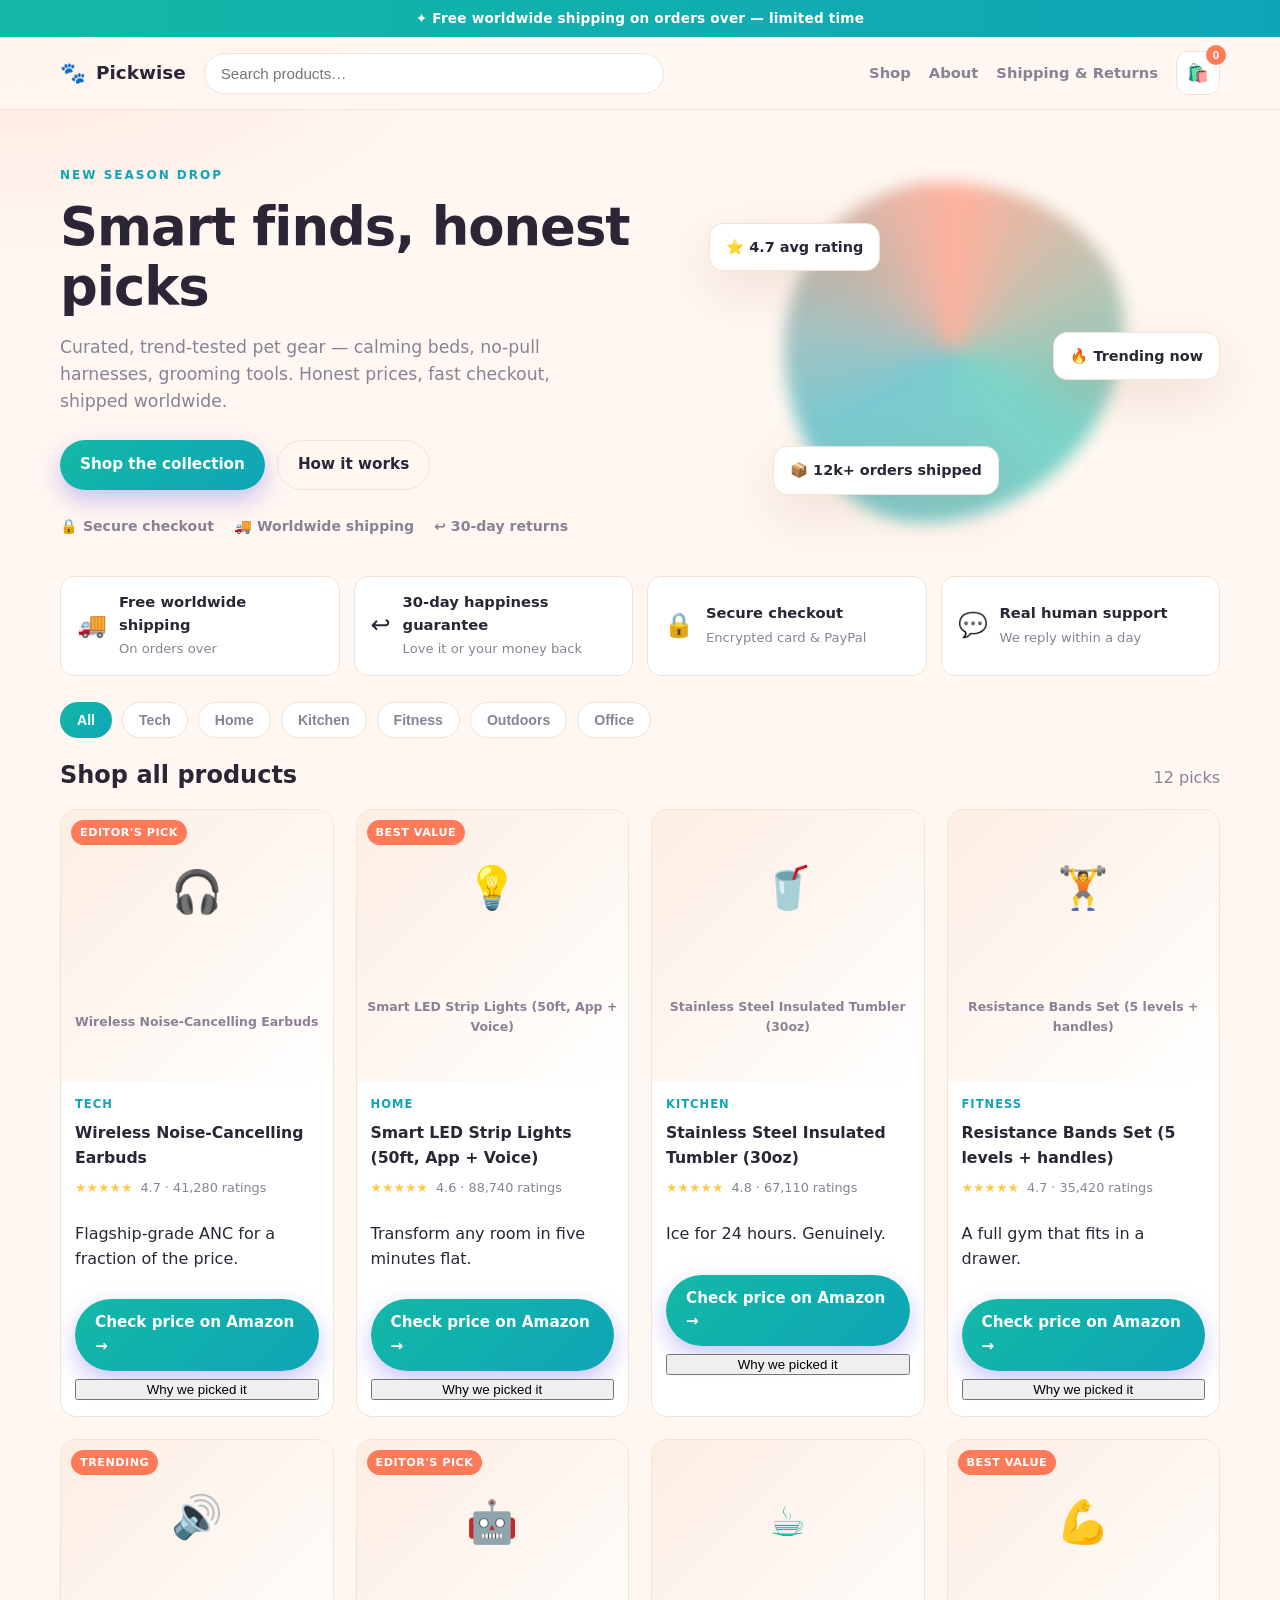
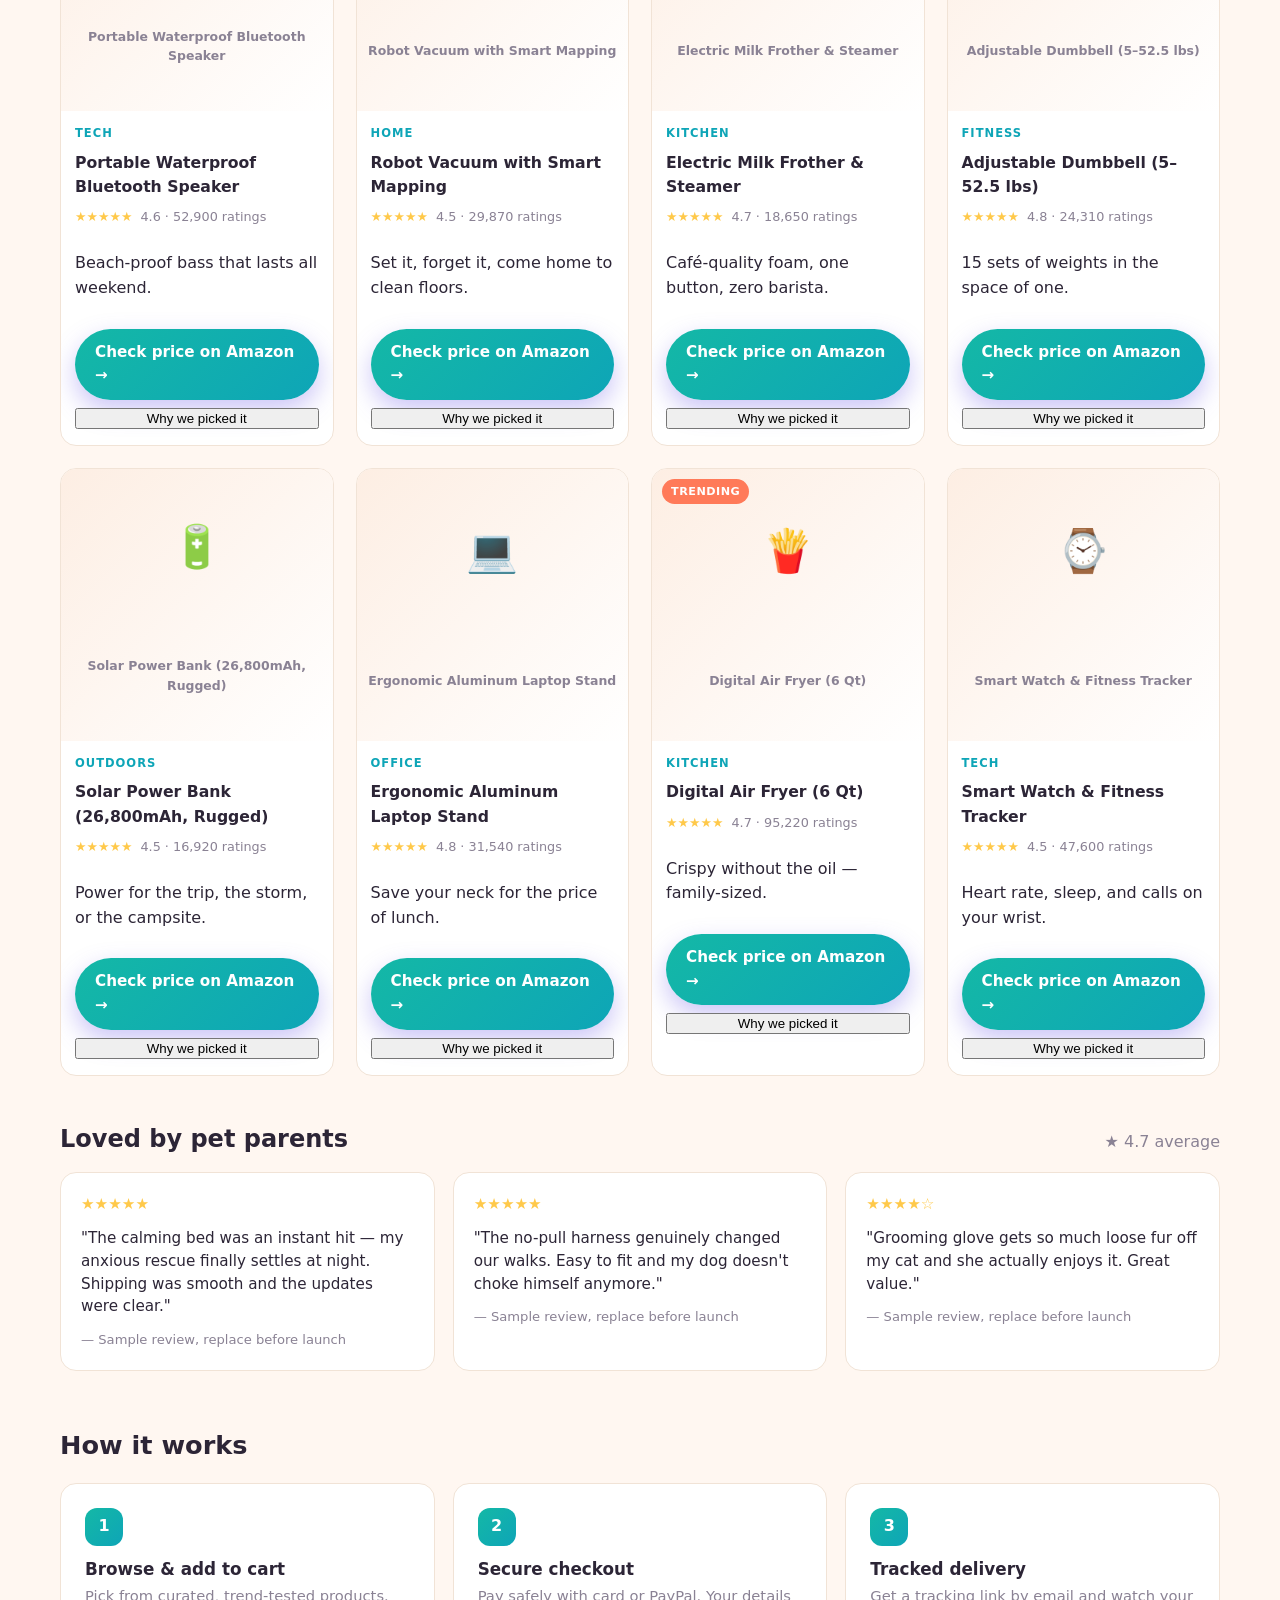
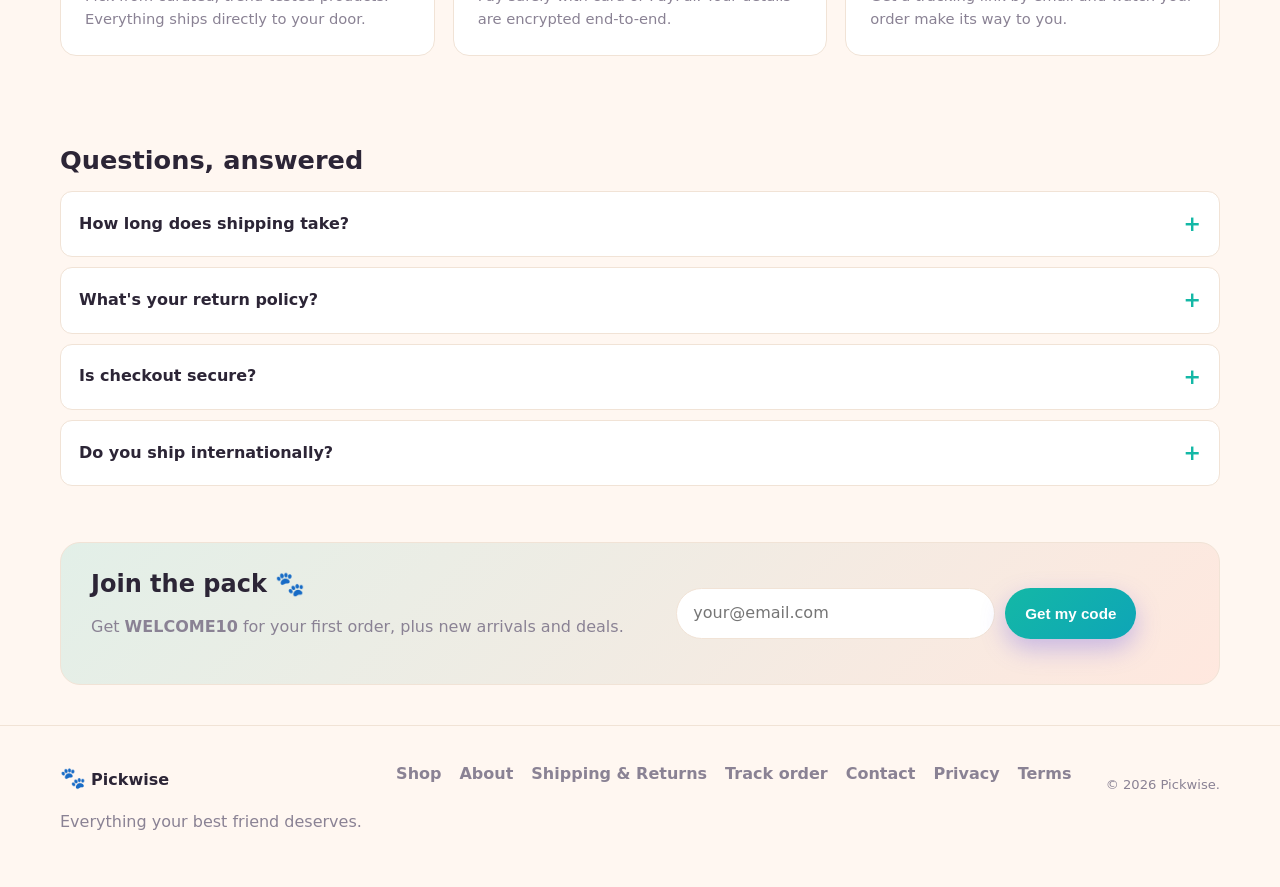
<file: index.html>
<!DOCTYPE html>
<html lang="en">
<head>
  <meta charset="UTF-8" />
  <meta name="viewport" content="width=device-width, initial-scale=1.0" />
  <title>Pawnest — Everything your best friend deserves</title>
  <meta name="description" content="Curated pet products — calming beds, no-pull harnesses, grooming tools, and more. Free shipping over $40, shipped worldwide." />
  <meta name="robots" content="index, follow" />
  <meta property="og:title" content="Pawnest — Everything your best friend deserves" />
  <meta property="og:description" content="Curated pet products — calming beds, no-pull harnesses, grooming tools, and more. Free shipping over $40, shipped worldwide." />
  <meta property="og:type" content="website" />
  <meta property="og:site_name" content="Pawnest" />
  <meta name="twitter:card" content="summary_large_image" />
  <meta name="theme-color" content="#14b8a6" />
  <link rel="icon" href="data:image/svg+xml,<svg xmlns='http://www.w3.org/2000/svg' viewBox='0 0 100 100'><text y='.9em' font-size='90'>🐾</text></svg>" />
  <link rel="manifest" href="manifest.webmanifest" />
  <link rel="stylesheet" href="assets/css/styles.css" />
</head>
<body>
  <!-- Announcement bar -->
  <div class="announce" id="announce">✦ Free worldwide shipping on orders over <span data-free-ship></span> — limited time</div>

  <!-- Header -->
  <header class="header">
    <div class="container header__inner">
      <a class="brand" href="#top">
        <span class="brand__mark">🐾</span>
        <span class="brand__name" data-store-name>Pawnest</span>
      </a>

      <div class="search">
        <input type="search" id="search" placeholder="Search products…" aria-label="Search products" />
      </div>

      <nav class="nav">
        <a href="#catalog">Shop</a>
        <a href="about.html">About</a>
        <a href="policies.html">Shipping &amp; Returns</a>
        <button class="cart-btn" id="cartBtn" aria-label="Open cart">
          🛍️ <span class="cart-count" id="cartCount">0</span>
        </button>
      </nav>
    </div>
  </header>

  <main id="top">
    <!-- Hero -->
    <section class="hero">
      <div class="container hero__inner">
        <div class="hero__copy">
          <p class="eyebrow">New season drop</p>
          <h1 class="hero__title" data-store-tagline>Everything your best friend deserves</h1>
          <p class="hero__sub">Curated, trend-tested pet gear — calming beds, no-pull harnesses, grooming tools. Honest prices, fast checkout, shipped worldwide.</p>
          <div class="hero__cta">
            <a href="#catalog" class="btn btn--primary">Shop the collection</a>
            <a href="#how" class="btn btn--ghost">How it works</a>
          </div>
          <div class="trust">
            <span>🔒 Secure checkout</span>
            <span>🚚 Worldwide shipping</span>
            <span>↩️ 30-day returns</span>
          </div>
        </div>
        <div class="hero__art" aria-hidden="true">
          <div class="blob"></div>
          <div class="hero__cards">
            <div class="float-card f1">⭐ 4.7 avg rating</div>
            <div class="float-card f2">🔥 Trending now</div>
            <div class="float-card f3">📦 12k+ orders shipped</div>
          </div>
        </div>
      </div>
    </section>

    <!-- Benefits bar -->
    <section class="container">
      <div class="benefits">
        <div class="benefit"><span class="benefit__ic">🚚</span><div><strong>Free worldwide shipping</strong><span>On orders over <span data-free-ship></span></span></div></div>
        <div class="benefit"><span class="benefit__ic">↩️</span><div><strong>30-day happiness guarantee</strong><span>Love it or your money back</span></div></div>
        <div class="benefit"><span class="benefit__ic">🔒</span><div><strong>Secure checkout</strong><span>Encrypted card &amp; PayPal</span></div></div>
        <div class="benefit"><span class="benefit__ic">💬</span><div><strong>Real human support</strong><span>We reply within a day</span></div></div>
      </div>
    </section>

    <!-- Category filter -->
    <section class="container">
      <div class="filters" id="filters"></div>
    </section>

    <!-- Catalog -->
    <section class="container" id="catalog">
      <div class="section-head">
        <h2>Shop all products</h2>
        <span class="muted" id="resultCount"></span>
      </div>
      <div class="grid" id="productGrid">
        <div class="loading">Loading products…</div>
      </div>
    </section>

    <!-- Reviews / social proof
         NOTE: these are sample testimonials. Replace with REAL customer reviews
         before launch — fake reviews break trust and may breach ad/marketplace rules. -->
    <section class="container reviews" id="reviews">
      <div class="section-head"><h2>Loved by pet parents</h2><span class="muted">★ 4.7 average</span></div>
      <div class="reviews__grid">
        <figure class="review"><div class="stars">★★★★★</div><blockquote>"The calming bed was an instant hit — my anxious rescue finally settles at night. Shipping was smooth and the updates were clear."</blockquote><figcaption>— Sample review, replace before launch</figcaption></figure>
        <figure class="review"><div class="stars">★★★★★</div><blockquote>"The no-pull harness genuinely changed our walks. Easy to fit and my dog doesn't choke himself anymore."</blockquote><figcaption>— Sample review, replace before launch</figcaption></figure>
        <figure class="review"><div class="stars">★★★★☆</div><blockquote>"Grooming glove gets so much loose fur off my cat and she actually enjoys it. Great value."</blockquote><figcaption>— Sample review, replace before launch</figcaption></figure>
      </div>
    </section>

    <!-- How it works -->
    <section class="container how" id="how">
      <h2>How it works</h2>
      <div class="how__grid">
        <div class="how__step"><span class="how__num">1</span><h3>Browse & add to cart</h3><p>Pick from curated, trend-tested products. Everything ships directly to your door.</p></div>
        <div class="how__step"><span class="how__num">2</span><h3>Secure checkout</h3><p>Pay safely with card or PayPal. Your details are encrypted end-to-end.</p></div>
        <div class="how__step"><span class="how__num">3</span><h3>Tracked delivery</h3><p>Get a tracking link by email and watch your order make its way to you.</p></div>
      </div>
    </section>

    <!-- FAQ -->
    <section class="container faq-section" id="faq">
      <h2>Questions, answered</h2>
      <details class="faq"><summary>How long does shipping take?</summary><p>Most orders arrive in 7–15 business days. You'll get a tracking link by email as soon as it ships. Full details on our <a href="policies.html">Shipping &amp; Returns</a> page.</p></details>
      <details class="faq"><summary>What's your return policy?</summary><p>30-day happiness guarantee. If it's not right, contact us for a replacement or refund — see <a href="policies.html">Shipping &amp; Returns</a>.</p></details>
      <details class="faq"><summary>Is checkout secure?</summary><p>Yes. Payments are processed by trusted providers (Stripe / PayPal) and your card details never touch our site.</p></details>
      <details class="faq"><summary>Do you ship internationally?</summary><p>We do — worldwide. Free shipping kicks in on orders over <span data-free-ship></span>.</p></details>
    </section>

    <!-- Newsletter -->
    <section class="container">
      <div class="newsletter">
        <div>
          <h2>Join the pack 🐾</h2>
          <p class="muted">Get <strong><span data-promo-code>WELCOME10</span></strong> for your first order, plus new arrivals and deals.</p>
        </div>
        <form id="newsletterForm" class="newsletter__form">
          <input type="email" name="email" required placeholder="your@email.com" aria-label="Email address" />
          <button class="btn btn--primary" type="submit">Get my code</button>
        </form>
        <p class="coupon-msg" id="newsletterMsg"></p>
      </div>
    </section>
  </main>

  <footer class="footer">
    <div class="container footer__inner">
      <div>
        <span class="brand__mark">🐾</span>
        <strong data-store-name>Pawnest</strong>
        <p class="muted">Everything your best friend deserves.</p>
      </div>
      <div class="footer__links">
        <a href="#catalog">Shop</a>
        <a href="about.html">About</a>
        <a href="policies.html">Shipping &amp; Returns</a>
        <a href="track.html">Track order</a>
        <a href="contact.html">Contact</a>
        <a href="privacy.html">Privacy</a>
        <a href="terms.html">Terms</a>
      </div>
      <p class="muted small">© <span id="year"></span> <span data-store-name>Pawnest</span>.</p>
    </div>
  </footer>

  <!-- Cart drawer -->
  <div class="drawer-overlay" id="drawerOverlay"></div>
  <aside class="drawer" id="cartDrawer" aria-label="Shopping cart">
    <div class="drawer__head">
      <h3>Your cart</h3>
      <button class="icon-btn" id="closeCart" aria-label="Close cart">✕</button>
    </div>
    <div class="drawer__body" id="cartItems"></div>
    <div class="drawer__foot">
      <div class="ship-note" id="shipNote"></div>
      <div class="subtotal"><span>Subtotal</span><strong id="cartSubtotal">$0.00</strong></div>
      <button class="btn btn--primary btn--full" id="checkoutBtn" disabled>Checkout</button>
      <p class="muted small center">Taxes & shipping calculated at checkout.</p>
    </div>
  </aside>

  <!-- Product quick-view modal -->
  <div class="modal-overlay" id="modalOverlay">
    <div class="modal" id="productModal" role="dialog" aria-modal="true"></div>
  </div>

  <!-- Toast -->
  <div class="toast" id="toast"></div>

  <!-- Honest social-proof ticker (real ratings data) -->
  <div class="proof" id="proof"></div>

  <!-- Email-capture popup -->
  <div class="promo-overlay" id="promoOverlay"></div>
  <div class="promo" id="promoPopup" role="dialog" aria-modal="true" aria-label="Newsletter signup">
    <button class="icon-btn promo__close" id="promoClose" aria-label="Close">✕</button>
    <div class="promo__emoji">🐾</div>
    <h3>Get <span data-promo-code>WELCOME10</span> off your first order</h3>
    <p class="muted">Join the Pawnest pack for a welcome discount, new arrivals, and exclusive deals.</p>
    <form id="promoForm">
      <input type="email" name="email" required placeholder="your@email.com" aria-label="Email address" />
      <button class="btn btn--primary btn--full" type="submit">Unlock my discount</button>
    </form>
    <p class="coupon-msg" id="promoFormMsg"></p>
    <p class="muted small">No spam — unsubscribe anytime.</p>
  </div>

  <script src="assets/js/store.js"></script>
</body>
</html>
</file>
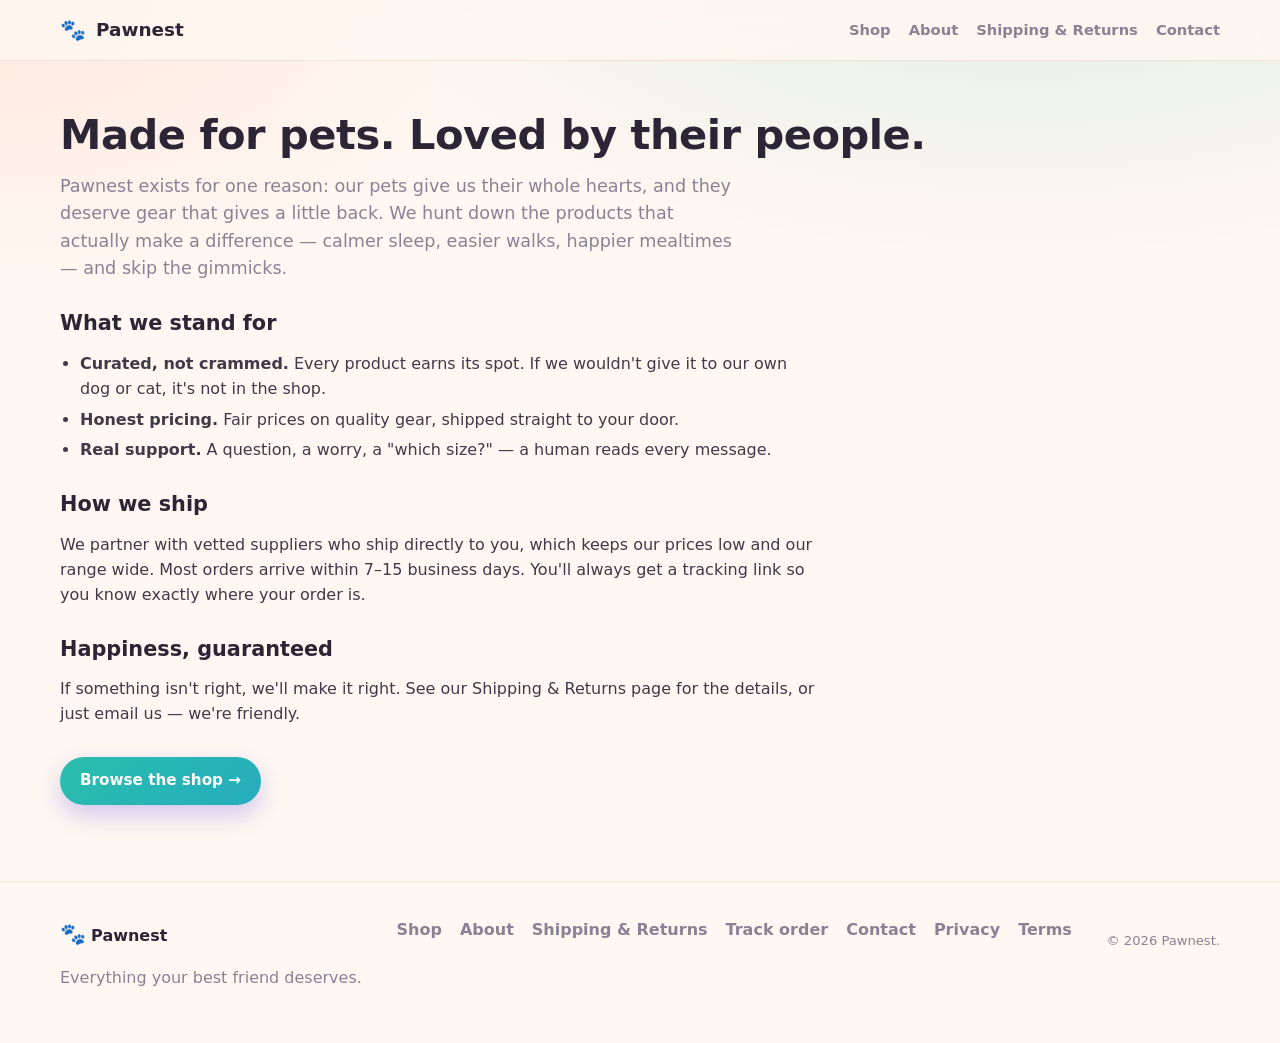
<file: about.html>
<!DOCTYPE html>
<html lang="en">
<head>
  <meta charset="UTF-8" />
  <meta name="viewport" content="width=device-width, initial-scale=1.0" />
  <title>About — Pawnest</title>
  <meta name="description" content="Pawnest curates the gear that makes life better for pets and the people who love them." />
  <meta name="robots" content="index, follow" />
  <meta property="og:title" content="About — Pawnest" />
  <meta property="og:description" content="Pawnest curates the gear that makes life better for pets and the people who love them." />
  <meta property="og:type" content="website" />
  <link rel="icon" href="data:image/svg+xml,<svg xmlns='http://www.w3.org/2000/svg' viewBox='0 0 100 100'><text y='.9em' font-size='90'>🐾</text></svg>" />
  <link rel="stylesheet" href="assets/css/styles.css" />
</head>
<body>
  <header class="header">
    <div class="container header__inner">
      <a class="brand" href="index.html"><span class="brand__mark">🐾</span><span class="brand__name">Pawnest</span></a>
      <nav class="nav" style="margin-left:auto">
        <a href="index.html">Shop</a>
        <a href="about.html">About</a>
        <a href="policies.html">Shipping &amp; Returns</a>
        <a href="contact.html">Contact</a>
      </nav>
    </div>
  </header>

  <main class="container page">
    <h1>Made for pets. Loved by their people.</h1>
    <p class="lead">Pawnest exists for one reason: our pets give us their whole hearts, and they deserve gear that gives a little back. We hunt down the products that actually make a difference — calmer sleep, easier walks, happier mealtimes — and skip the gimmicks.</p>

    <div class="prose">
      <h2>What we stand for</h2>
      <ul>
        <li><strong>Curated, not crammed.</strong> Every product earns its spot. If we wouldn't give it to our own dog or cat, it's not in the shop.</li>
        <li><strong>Honest pricing.</strong> Fair prices on quality gear, shipped straight to your door.</li>
        <li><strong>Real support.</strong> A question, a worry, a "which size?" — a human reads every message.</li>
      </ul>

      <h2>How we ship</h2>
      <p>We partner with vetted suppliers who ship directly to you, which keeps our prices low and our range wide. Most orders arrive within 7–15 business days. You'll always get a tracking link so you know exactly where your order is.</p>

      <h2>Happiness, guaranteed</h2>
      <p>If something isn't right, we'll make it right. See our <a href="policies.html">Shipping &amp; Returns</a> page for the details, or just email us — we're friendly.</p>

      <p style="margin-top:30px"><a class="btn btn--primary" href="index.html#catalog">Browse the shop →</a></p>
    </div>
  </main>

  <footer class="footer">
    <div class="container footer__inner">
      <div><span class="brand__mark">🐾</span> <strong>Pawnest</strong><p class="muted">Everything your best friend deserves.</p></div>
      <div class="footer__links">
        <a href="index.html">Shop</a><a href="about.html">About</a><a href="policies.html">Shipping &amp; Returns</a><a href="track.html">Track order</a><a href="contact.html">Contact</a><a href="privacy.html">Privacy</a><a href="terms.html">Terms</a>
      </div>
      <p class="muted small">© <span id="year"></span> Pawnest.</p>
    </div>
  </footer>
  <script>document.getElementById("year").textContent = new Date().getFullYear();</script>
</body>
</html>
</file>
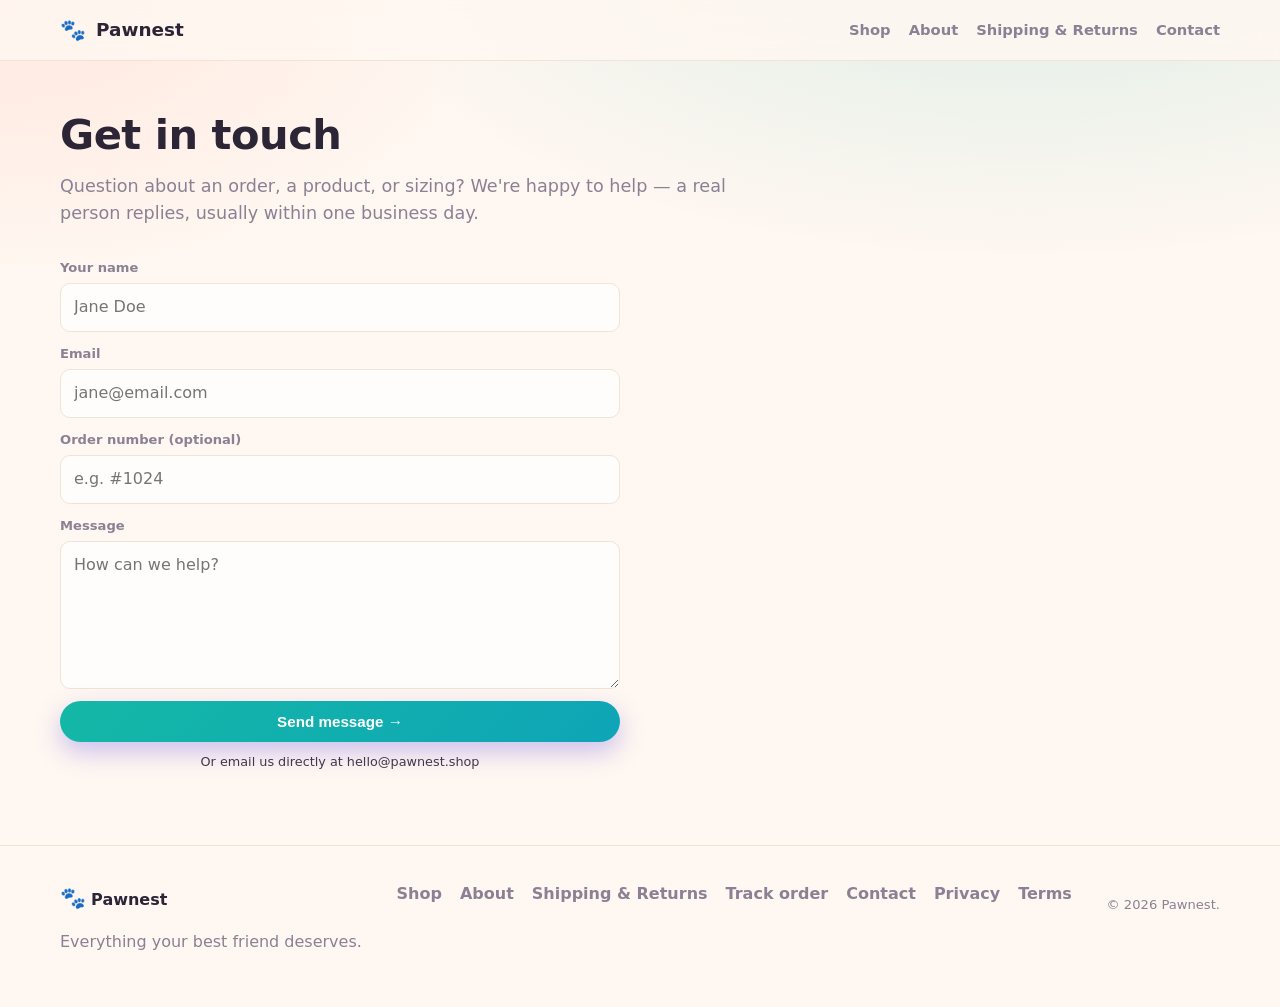
<file: contact.html>
<!DOCTYPE html>
<html lang="en">
<head>
  <meta charset="UTF-8" />
  <meta name="viewport" content="width=device-width, initial-scale=1.0" />
  <title>Contact — Pawnest</title>
  <meta name="description" content="Questions about an order or a product? The Pawnest team is here to help." />
  <meta name="robots" content="index, follow" />
  <meta property="og:title" content="Contact — Pawnest" />
  <meta property="og:description" content="Questions about an order or a product? The Pawnest team is here to help." />
  <meta property="og:type" content="website" />
  <link rel="icon" href="data:image/svg+xml,<svg xmlns='http://www.w3.org/2000/svg' viewBox='0 0 100 100'><text y='.9em' font-size='90'>🐾</text></svg>" />
  <link rel="stylesheet" href="assets/css/styles.css" />
</head>
<body>
  <header class="header">
    <div class="container header__inner">
      <a class="brand" href="index.html"><span class="brand__mark">🐾</span><span class="brand__name">Pawnest</span></a>
      <nav class="nav" style="margin-left:auto">
        <a href="index.html">Shop</a>
        <a href="about.html">About</a>
        <a href="policies.html">Shipping &amp; Returns</a>
        <a href="contact.html">Contact</a>
      </nav>
    </div>
  </header>

  <main class="container page">
    <h1>Get in touch</h1>
    <p class="lead">Question about an order, a product, or sizing? We're happy to help — a real person replies, usually within one business day.</p>

    <div class="prose" style="max-width:560px">
      <!-- FREE contact form via Formspree:
           1. Sign up free at https://formspree.io
           2. Create a form, copy your form ID
           3. Replace YOUR_FORM_ID below. That's it — submissions arrive in your inbox.
           Until then, the button falls back to opening the visitor's email app. -->
      <form id="contactForm" action="https://formspree.io/f/YOUR_FORM_ID" method="POST">
        <div class="field"><label>Your name</label><input name="name" required placeholder="Jane Doe" /></div>
        <div class="field"><label>Email</label><input name="email" type="email" required placeholder="jane@email.com" /></div>
        <div class="field"><label>Order number (optional)</label><input name="order" placeholder="e.g. #1024" /></div>
        <div class="field"><label>Message</label><textarea name="message" rows="5" required placeholder="How can we help?"></textarea></div>
        <button class="btn btn--primary btn--full" type="submit">Send message →</button>
        <p class="pay-note" id="formNote">Or email us directly at <a href="mailto:hello@pawnest.shop">hello@pawnest.shop</a></p>
      </form>
      <p id="thanks" class="faq" style="display:none">🎉 Thanks! Your message is on its way — we'll reply soon.</p>
    </div>
  </main>

  <footer class="footer">
    <div class="container footer__inner">
      <div><span class="brand__mark">🐾</span> <strong>Pawnest</strong><p class="muted">Everything your best friend deserves.</p></div>
      <div class="footer__links">
        <a href="index.html">Shop</a><a href="about.html">About</a><a href="policies.html">Shipping &amp; Returns</a><a href="track.html">Track order</a><a href="contact.html">Contact</a><a href="privacy.html">Privacy</a><a href="terms.html">Terms</a>
      </div>
      <p class="muted small">© <span id="year"></span> Pawnest.</p>
    </div>
  </footer>

  <script>
    document.getElementById("year").textContent = new Date().getFullYear();
    const form = document.getElementById("contactForm");
    form.addEventListener("submit", async (e) => {
      // If Formspree isn't configured yet, fall back to a mailto so nothing is lost.
      if (form.action.includes("YOUR_FORM_ID")) {
        e.preventDefault();
        const d = new FormData(form);
        const subj = encodeURIComponent("Pawnest enquiry from " + (d.get("name") || ""));
        const body = encodeURIComponent(
          `Name: ${d.get("name")}\nEmail: ${d.get("email")}\nOrder: ${d.get("order") || "-"}\n\n${d.get("message")}`
        );
        window.location.href = `mailto:hello@pawnest.shop?subject=${subj}&body=${body}`;
        return;
      }
      // Configured: submit via fetch so the visitor stays on-site.
      e.preventDefault();
      try {
        const res = await fetch(form.action, { method: "POST", body: new FormData(form), headers: { Accept: "application/json" } });
        if (res.ok) { form.style.display = "none"; document.getElementById("thanks").style.display = "block"; }
        else throw new Error("send failed");
      } catch {
        document.getElementById("formNote").textContent = "Something went wrong — please email hello@pawnest.shop directly.";
      }
    });
  </script>
</body>
</html>
</file>
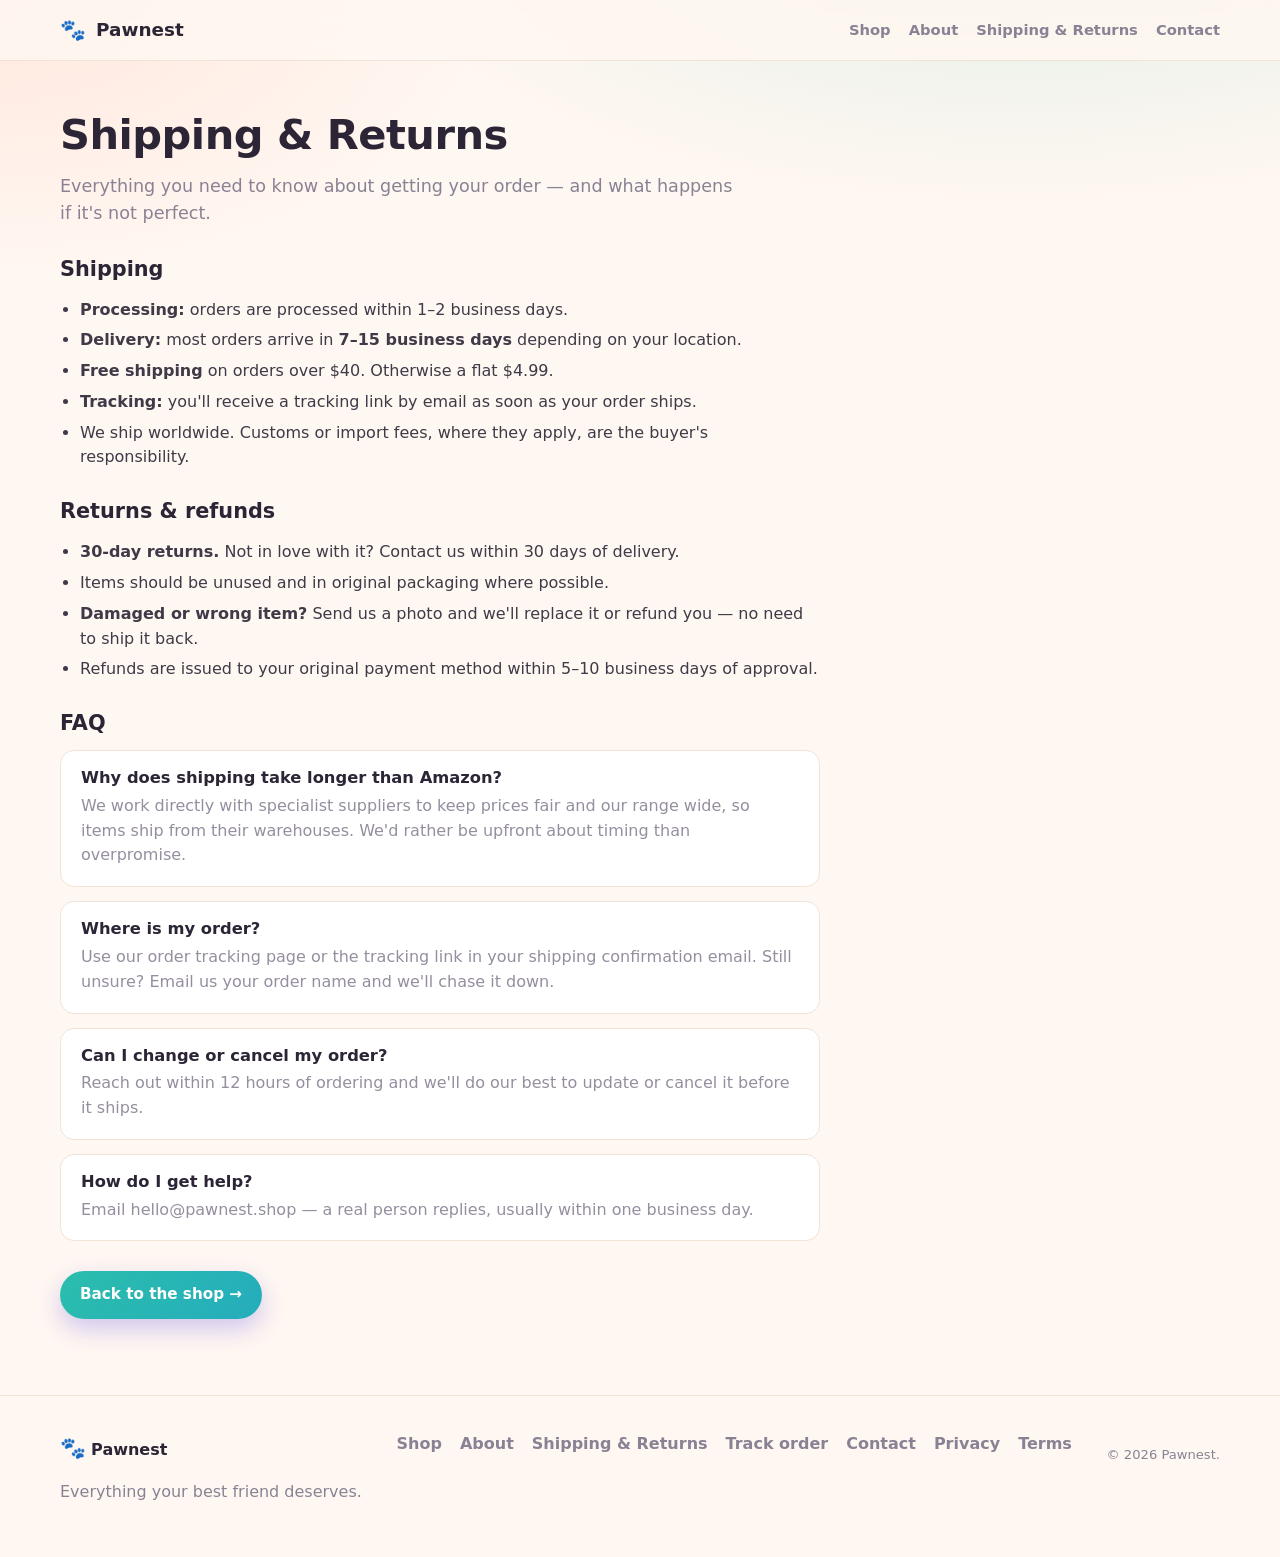
<file: policies.html>
<!DOCTYPE html>
<html lang="en">
<head>
  <meta charset="UTF-8" />
  <meta name="viewport" content="width=device-width, initial-scale=1.0" />
  <title>Shipping &amp; Returns — Pawnest</title>
  <meta name="description" content="Shipping times, returns, refunds, and answers to common questions at Pawnest." />
  <meta name="robots" content="index, follow" />
  <meta property="og:title" content="Shipping &amp; Returns — Pawnest" />
  <meta property="og:description" content="Shipping times, returns, refunds, and answers to common questions at Pawnest." />
  <meta property="og:type" content="website" />
  <link rel="icon" href="data:image/svg+xml,<svg xmlns='http://www.w3.org/2000/svg' viewBox='0 0 100 100'><text y='.9em' font-size='90'>🐾</text></svg>" />
  <link rel="stylesheet" href="assets/css/styles.css" />
</head>
<body>
  <header class="header">
    <div class="container header__inner">
      <a class="brand" href="index.html"><span class="brand__mark">🐾</span><span class="brand__name">Pawnest</span></a>
      <nav class="nav" style="margin-left:auto">
        <a href="index.html">Shop</a>
        <a href="about.html">About</a>
        <a href="policies.html">Shipping &amp; Returns</a>
        <a href="contact.html">Contact</a>
      </nav>
    </div>
  </header>

  <main class="container page">
    <h1>Shipping &amp; Returns</h1>
    <p class="lead">Everything you need to know about getting your order — and what happens if it's not perfect.</p>

    <div class="prose">
      <h2>Shipping</h2>
      <ul>
        <li><strong>Processing:</strong> orders are processed within 1–2 business days.</li>
        <li><strong>Delivery:</strong> most orders arrive in <strong>7–15 business days</strong> depending on your location.</li>
        <li><strong>Free shipping</strong> on orders over $40. Otherwise a flat $4.99.</li>
        <li><strong>Tracking:</strong> you'll receive a tracking link by email as soon as your order ships.</li>
        <li>We ship worldwide. Customs or import fees, where they apply, are the buyer's responsibility.</li>
      </ul>

      <h2>Returns &amp; refunds</h2>
      <ul>
        <li><strong>30-day returns.</strong> Not in love with it? Contact us within 30 days of delivery.</li>
        <li>Items should be unused and in original packaging where possible.</li>
        <li><strong>Damaged or wrong item?</strong> Send us a photo and we'll replace it or refund you — no need to ship it back.</li>
        <li>Refunds are issued to your original payment method within 5–10 business days of approval.</li>
      </ul>

      <h2>FAQ</h2>
      <div class="faq"><h3>Why does shipping take longer than Amazon?</h3><p>We work directly with specialist suppliers to keep prices fair and our range wide, so items ship from their warehouses. We'd rather be upfront about timing than overpromise.</p></div>
      <div class="faq"><h3>Where is my order?</h3><p>Use our <a href="track.html">order tracking page</a> or the tracking link in your shipping confirmation email. Still unsure? Email us your order name and we'll chase it down.</p></div>
      <div class="faq"><h3>Can I change or cancel my order?</h3><p>Reach out within 12 hours of ordering and we'll do our best to update or cancel it before it ships.</p></div>
      <div class="faq"><h3>How do I get help?</h3><p>Email <a href="mailto:hello@pawnest.shop">hello@pawnest.shop</a> — a real person replies, usually within one business day.</p></div>

      <p style="margin-top:30px"><a class="btn btn--primary" href="index.html#catalog">Back to the shop →</a></p>
    </div>
  </main>

  <footer class="footer">
    <div class="container footer__inner">
      <div><span class="brand__mark">🐾</span> <strong>Pawnest</strong><p class="muted">Everything your best friend deserves.</p></div>
      <div class="footer__links">
        <a href="index.html">Shop</a><a href="about.html">About</a><a href="policies.html">Shipping &amp; Returns</a><a href="track.html">Track order</a><a href="contact.html">Contact</a><a href="privacy.html">Privacy</a><a href="terms.html">Terms</a>
      </div>
      <p class="muted small">© <span id="year"></span> Pawnest.</p>
    </div>
  </footer>
  <script>document.getElementById("year").textContent = new Date().getFullYear();</script>
</body>
</html>
</file>
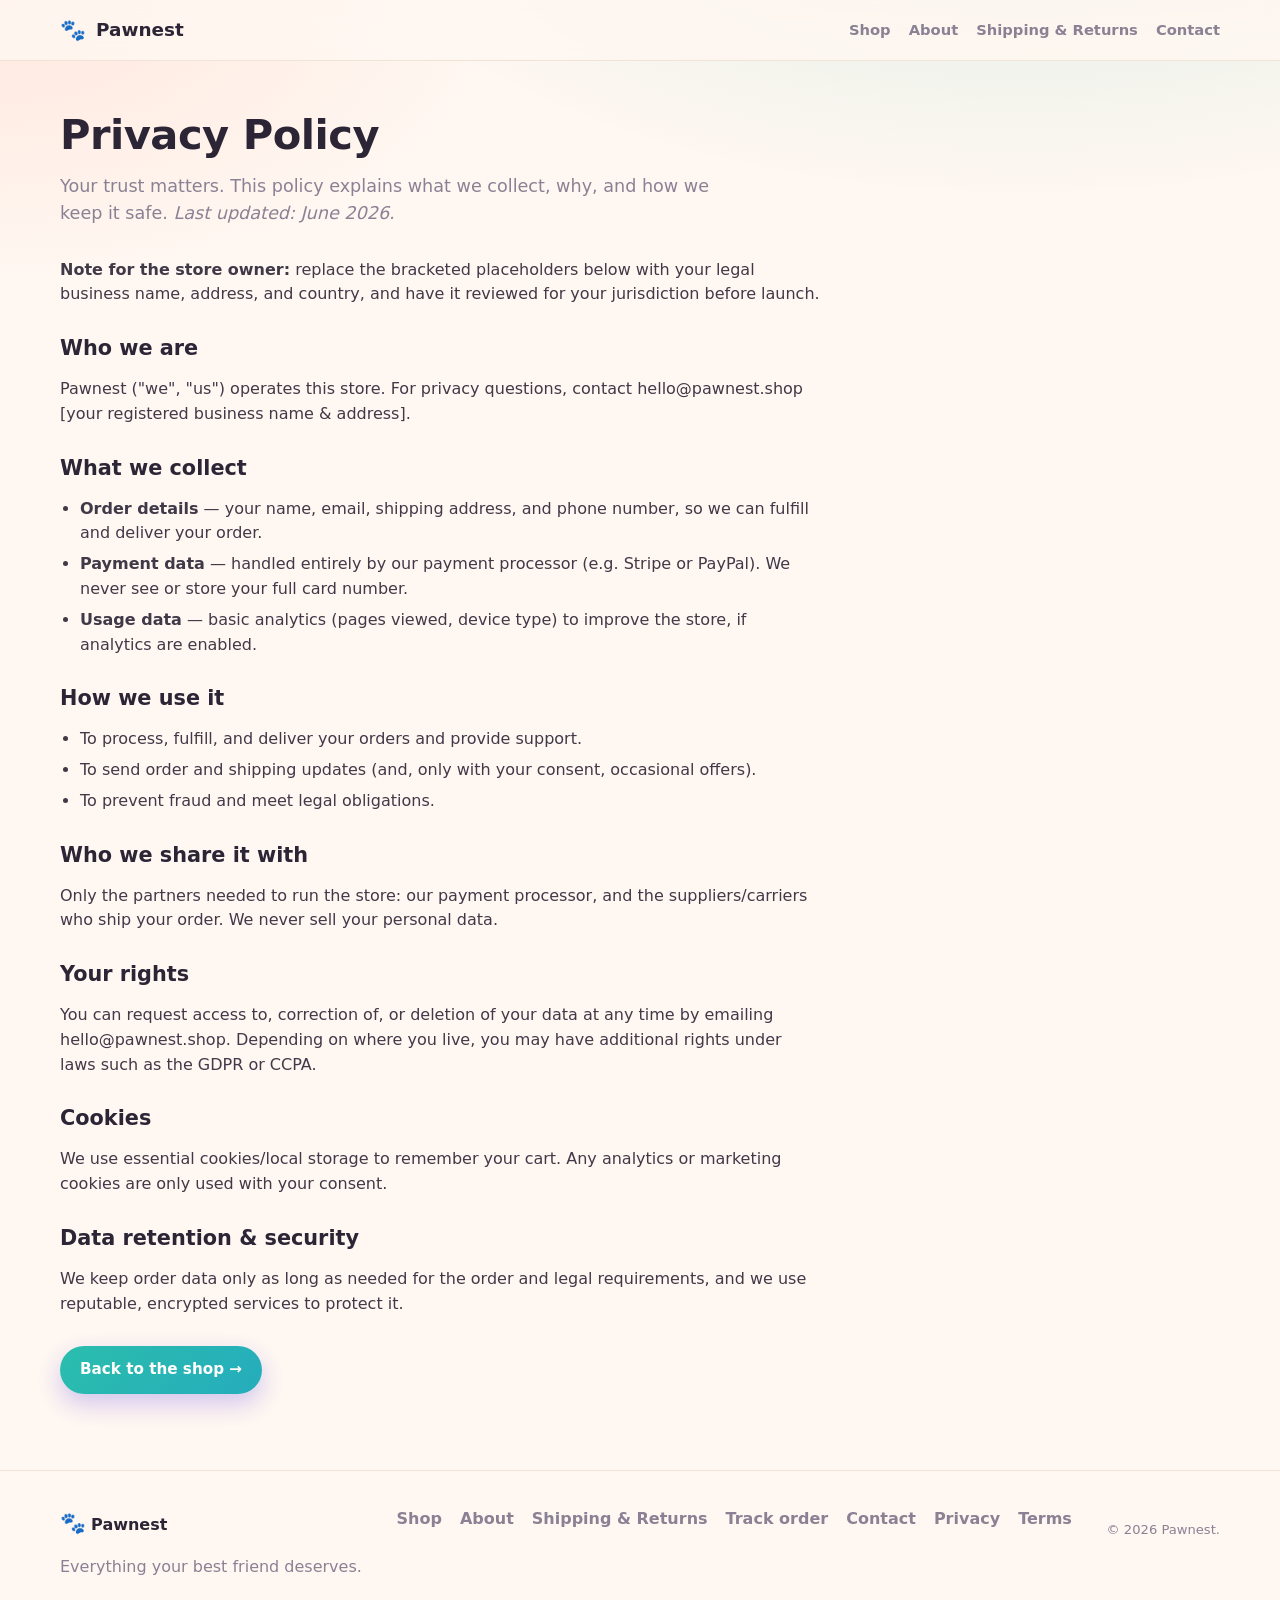
<file: privacy.html>
<!DOCTYPE html>
<html lang="en">
<head>
  <meta charset="UTF-8" />
  <meta name="viewport" content="width=device-width, initial-scale=1.0" />
  <title>Privacy Policy — Pawnest</title>
  <meta name="description" content="How Pawnest collects, uses, and protects your personal information." />
  <meta name="robots" content="index, follow" />
  <meta property="og:title" content="Privacy Policy — Pawnest" />
  <meta property="og:description" content="How Pawnest collects, uses, and protects your personal information." />
  <meta property="og:type" content="website" />
  <link rel="icon" href="data:image/svg+xml,<svg xmlns='http://www.w3.org/2000/svg' viewBox='0 0 100 100'><text y='.9em' font-size='90'>🐾</text></svg>" />
  <link rel="stylesheet" href="assets/css/styles.css" />
</head>
<body>
  <header class="header">
    <div class="container header__inner">
      <a class="brand" href="index.html"><span class="brand__mark">🐾</span><span class="brand__name">Pawnest</span></a>
      <nav class="nav" style="margin-left:auto">
        <a href="index.html">Shop</a>
        <a href="about.html">About</a>
        <a href="policies.html">Shipping &amp; Returns</a>
        <a href="contact.html">Contact</a>
      </nav>
    </div>
  </header>

  <main class="container page">
    <h1>Privacy Policy</h1>
    <p class="lead">Your trust matters. This policy explains what we collect, why, and how we keep it safe. <em>Last updated: June 2026.</em></p>

    <div class="prose">
      <p><strong>Note for the store owner:</strong> replace the bracketed placeholders below with your legal business name, address, and country, and have it reviewed for your jurisdiction before launch.</p>

      <h2>Who we are</h2>
      <p>Pawnest ("we", "us") operates this store. For privacy questions, contact <a href="mailto:hello@pawnest.shop">hello@pawnest.shop</a> [your registered business name &amp; address].</p>

      <h2>What we collect</h2>
      <ul>
        <li><strong>Order details</strong> — your name, email, shipping address, and phone number, so we can fulfill and deliver your order.</li>
        <li><strong>Payment data</strong> — handled entirely by our payment processor (e.g. Stripe or PayPal). We never see or store your full card number.</li>
        <li><strong>Usage data</strong> — basic analytics (pages viewed, device type) to improve the store, if analytics are enabled.</li>
      </ul>

      <h2>How we use it</h2>
      <ul>
        <li>To process, fulfill, and deliver your orders and provide support.</li>
        <li>To send order and shipping updates (and, only with your consent, occasional offers).</li>
        <li>To prevent fraud and meet legal obligations.</li>
      </ul>

      <h2>Who we share it with</h2>
      <p>Only the partners needed to run the store: our payment processor, and the suppliers/carriers who ship your order. We never sell your personal data.</p>

      <h2>Your rights</h2>
      <p>You can request access to, correction of, or deletion of your data at any time by emailing <a href="mailto:hello@pawnest.shop">hello@pawnest.shop</a>. Depending on where you live, you may have additional rights under laws such as the GDPR or CCPA.</p>

      <h2>Cookies</h2>
      <p>We use essential cookies/local storage to remember your cart. Any analytics or marketing cookies are only used with your consent.</p>

      <h2>Data retention &amp; security</h2>
      <p>We keep order data only as long as needed for the order and legal requirements, and we use reputable, encrypted services to protect it.</p>

      <p style="margin-top:30px"><a class="btn btn--primary" href="index.html#catalog">Back to the shop →</a></p>
    </div>
  </main>

  <footer class="footer">
    <div class="container footer__inner">
      <div><span class="brand__mark">🐾</span> <strong>Pawnest</strong><p class="muted">Everything your best friend deserves.</p></div>
      <div class="footer__links">
        <a href="index.html">Shop</a><a href="about.html">About</a><a href="policies.html">Shipping &amp; Returns</a><a href="track.html">Track order</a><a href="contact.html">Contact</a><a href="privacy.html">Privacy</a><a href="terms.html">Terms</a>
      </div>
      <p class="muted small">© <span id="year"></span> Pawnest.</p>
    </div>
  </footer>
  <script>document.getElementById("year").textContent = new Date().getFullYear();</script>
</body>
</html>
</file>
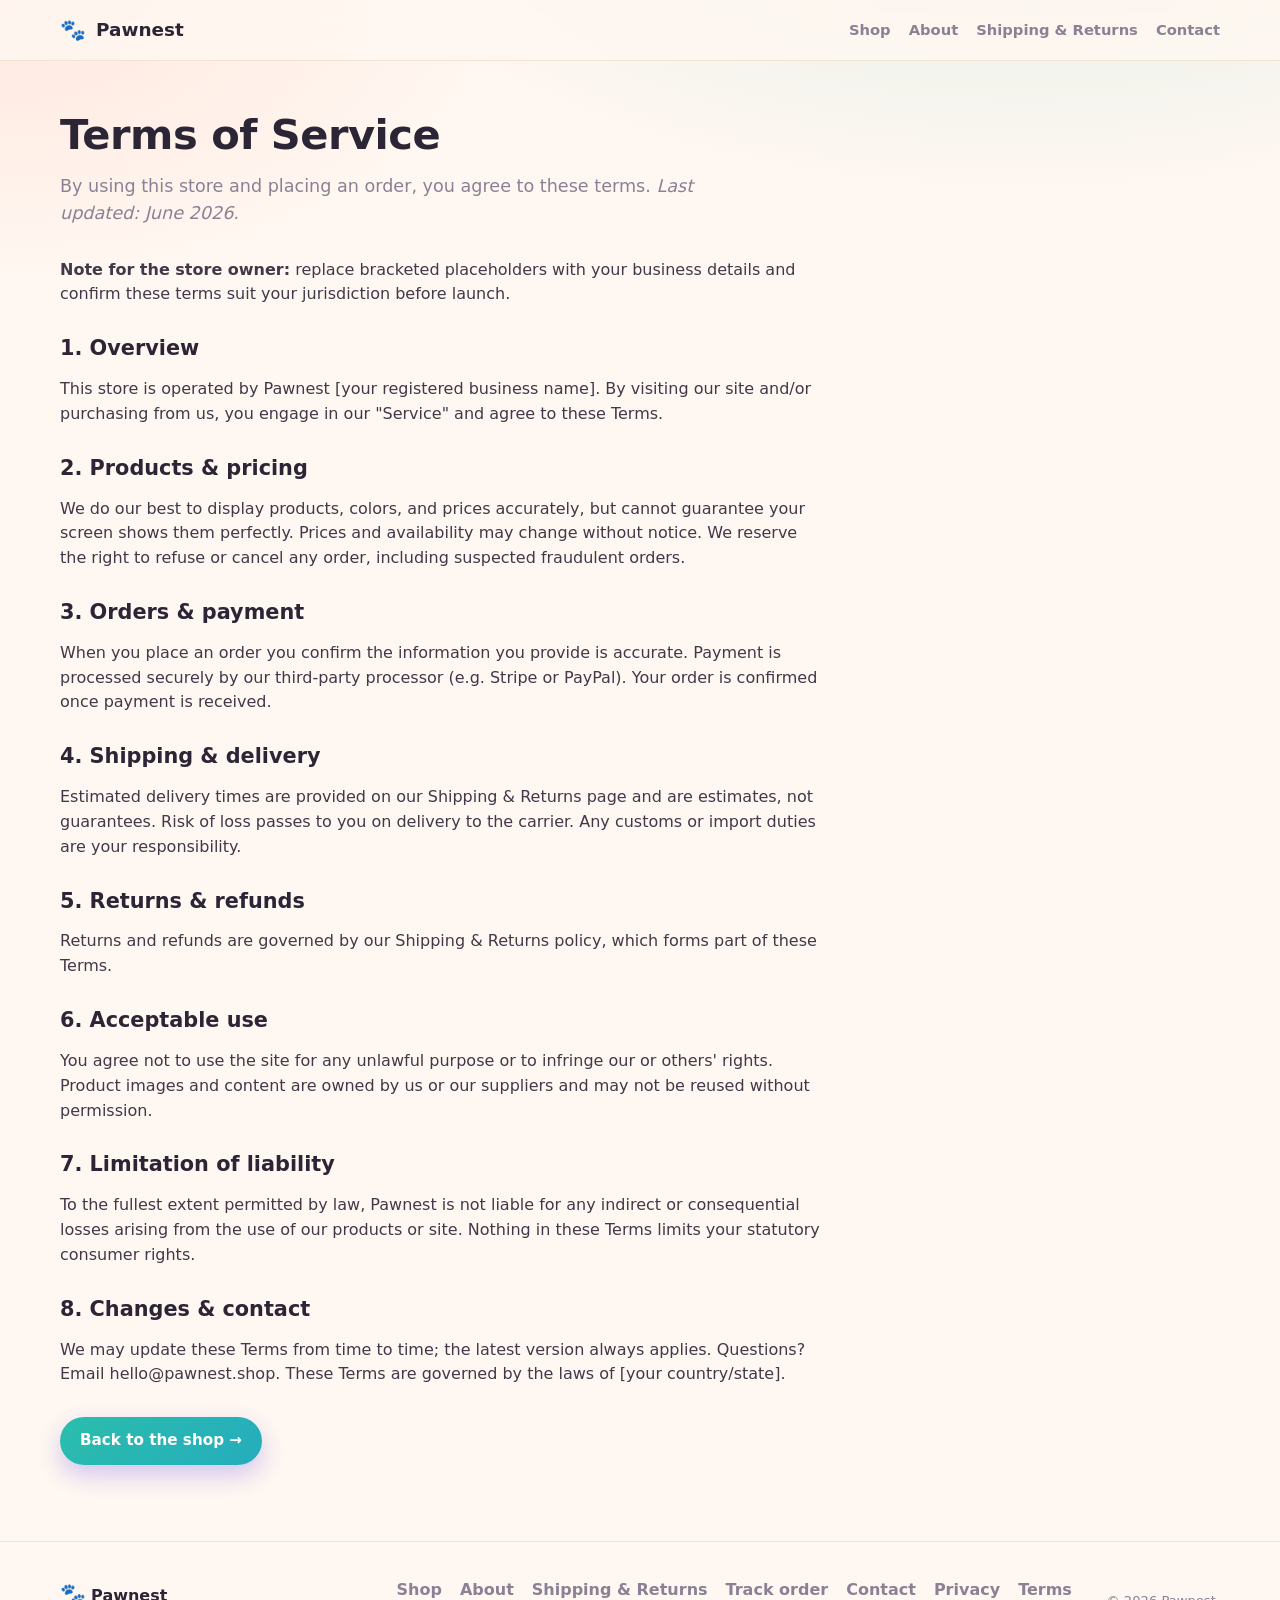
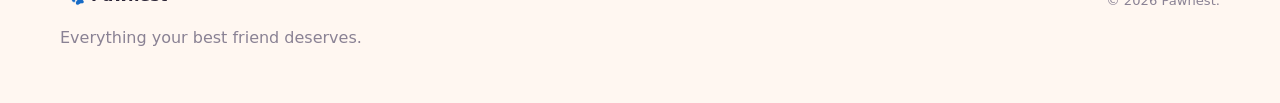
<file: terms.html>
<!DOCTYPE html>
<html lang="en">
<head>
  <meta charset="UTF-8" />
  <meta name="viewport" content="width=device-width, initial-scale=1.0" />
  <title>Terms of Service — Pawnest</title>
  <meta name="description" content="The terms and conditions for shopping with Pawnest." />
  <meta name="robots" content="index, follow" />
  <meta property="og:title" content="Terms of Service — Pawnest" />
  <meta property="og:description" content="The terms and conditions for shopping with Pawnest." />
  <meta property="og:type" content="website" />
  <link rel="icon" href="data:image/svg+xml,<svg xmlns='http://www.w3.org/2000/svg' viewBox='0 0 100 100'><text y='.9em' font-size='90'>🐾</text></svg>" />
  <link rel="stylesheet" href="assets/css/styles.css" />
</head>
<body>
  <header class="header">
    <div class="container header__inner">
      <a class="brand" href="index.html"><span class="brand__mark">🐾</span><span class="brand__name">Pawnest</span></a>
      <nav class="nav" style="margin-left:auto">
        <a href="index.html">Shop</a>
        <a href="about.html">About</a>
        <a href="policies.html">Shipping &amp; Returns</a>
        <a href="contact.html">Contact</a>
      </nav>
    </div>
  </header>

  <main class="container page">
    <h1>Terms of Service</h1>
    <p class="lead">By using this store and placing an order, you agree to these terms. <em>Last updated: June 2026.</em></p>

    <div class="prose">
      <p><strong>Note for the store owner:</strong> replace bracketed placeholders with your business details and confirm these terms suit your jurisdiction before launch.</p>

      <h2>1. Overview</h2>
      <p>This store is operated by Pawnest [your registered business name]. By visiting our site and/or purchasing from us, you engage in our "Service" and agree to these Terms.</p>

      <h2>2. Products &amp; pricing</h2>
      <p>We do our best to display products, colors, and prices accurately, but cannot guarantee your screen shows them perfectly. Prices and availability may change without notice. We reserve the right to refuse or cancel any order, including suspected fraudulent orders.</p>

      <h2>3. Orders &amp; payment</h2>
      <p>When you place an order you confirm the information you provide is accurate. Payment is processed securely by our third-party processor (e.g. Stripe or PayPal). Your order is confirmed once payment is received.</p>

      <h2>4. Shipping &amp; delivery</h2>
      <p>Estimated delivery times are provided on our <a href="policies.html">Shipping &amp; Returns</a> page and are estimates, not guarantees. Risk of loss passes to you on delivery to the carrier. Any customs or import duties are your responsibility.</p>

      <h2>5. Returns &amp; refunds</h2>
      <p>Returns and refunds are governed by our <a href="policies.html">Shipping &amp; Returns</a> policy, which forms part of these Terms.</p>

      <h2>6. Acceptable use</h2>
      <p>You agree not to use the site for any unlawful purpose or to infringe our or others' rights. Product images and content are owned by us or our suppliers and may not be reused without permission.</p>

      <h2>7. Limitation of liability</h2>
      <p>To the fullest extent permitted by law, Pawnest is not liable for any indirect or consequential losses arising from the use of our products or site. Nothing in these Terms limits your statutory consumer rights.</p>

      <h2>8. Changes &amp; contact</h2>
      <p>We may update these Terms from time to time; the latest version always applies. Questions? Email <a href="mailto:hello@pawnest.shop">hello@pawnest.shop</a>. These Terms are governed by the laws of [your country/state].</p>

      <p style="margin-top:30px"><a class="btn btn--primary" href="index.html#catalog">Back to the shop →</a></p>
    </div>
  </main>

  <footer class="footer">
    <div class="container footer__inner">
      <div><span class="brand__mark">🐾</span> <strong>Pawnest</strong><p class="muted">Everything your best friend deserves.</p></div>
      <div class="footer__links">
        <a href="index.html">Shop</a><a href="about.html">About</a><a href="policies.html">Shipping &amp; Returns</a><a href="track.html">Track order</a><a href="contact.html">Contact</a><a href="privacy.html">Privacy</a><a href="terms.html">Terms</a>
      </div>
      <p class="muted small">© <span id="year"></span> Pawnest.</p>
    </div>
  </footer>
  <script>document.getElementById("year").textContent = new Date().getFullYear();</script>
</body>
</html>
</file>
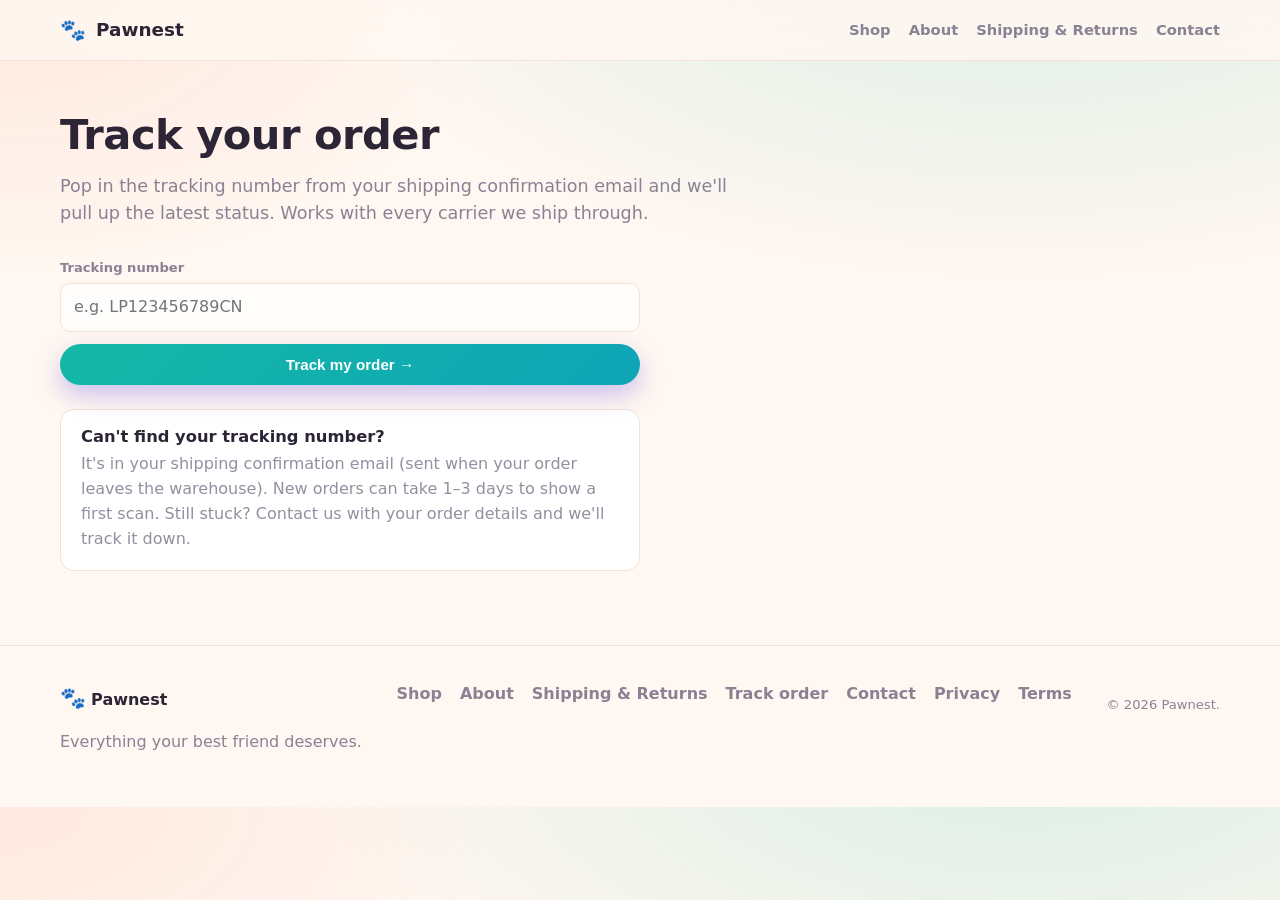
<file: track.html>
<!DOCTYPE html>
<html lang="en">
<head>
  <meta charset="UTF-8" />
  <meta name="viewport" content="width=device-width, initial-scale=1.0" />
  <title>Track your order — Pawnest</title>
  <meta name="description" content="Track your Pawnest order with your tracking number." />
  <meta name="robots" content="index, follow" />
  <meta property="og:title" content="Track your order — Pawnest" />
  <meta property="og:description" content="Track your Pawnest order with your tracking number." />
  <meta property="og:type" content="website" />
  <link rel="icon" href="data:image/svg+xml,<svg xmlns='http://www.w3.org/2000/svg' viewBox='0 0 100 100'><text y='.9em' font-size='90'>🐾</text></svg>" />
  <link rel="stylesheet" href="assets/css/styles.css" />
</head>
<body>
  <header class="header">
    <div class="container header__inner">
      <a class="brand" href="index.html"><span class="brand__mark">🐾</span><span class="brand__name">Pawnest</span></a>
      <nav class="nav" style="margin-left:auto">
        <a href="index.html">Shop</a>
        <a href="about.html">About</a>
        <a href="policies.html">Shipping &amp; Returns</a>
        <a href="contact.html">Contact</a>
      </nav>
    </div>
  </header>

  <main class="container page">
    <h1>Track your order</h1>
    <p class="lead">Pop in the tracking number from your shipping confirmation email and we'll pull up the latest status. Works with every carrier we ship through.</p>

    <div class="prose" style="max-width:580px">
      <form id="trackForm" class="track-form">
        <div class="field"><label>Tracking number</label><input id="trackNum" required placeholder="e.g. LP123456789CN" autocomplete="off" /></div>
        <button class="btn btn--primary btn--full" type="submit">Track my order →</button>
      </form>

      <div id="trackResult" class="track-result" style="display:none">
        <p>Tracking <strong id="trackEcho"></strong>:</p>
        <div class="actions">
          <a id="link17" class="btn btn--primary" target="_blank" rel="noopener">Open tracking ↗</a>
          <a id="linkParcels" class="btn btn--ghost" target="_blank" rel="noopener">Alternative tracker ↗</a>
        </div>
        <p class="muted small" style="margin-top:12px">Tracking opens in a new tab via a universal tracking service that supports 2,000+ carriers worldwide.</p>
      </div>

      <div class="faq" style="margin-top:24px">
        <h3>Can't find your tracking number?</h3>
        <p>It's in your shipping confirmation email (sent when your order leaves the warehouse). New orders can take 1–3 days to show a first scan. Still stuck? <a href="contact.html">Contact us</a> with your order details and we'll track it down.</p>
      </div>
    </div>
  </main>

  <footer class="footer">
    <div class="container footer__inner">
      <div><span class="brand__mark">🐾</span> <strong>Pawnest</strong><p class="muted">Everything your best friend deserves.</p></div>
      <div class="footer__links">
        <a href="index.html">Shop</a><a href="about.html">About</a><a href="policies.html">Shipping &amp; Returns</a><a href="track.html">Track order</a><a href="contact.html">Contact</a><a href="privacy.html">Privacy</a><a href="terms.html">Terms</a>
      </div>
      <p class="muted small">© <span id="year"></span> Pawnest.</p>
    </div>
  </footer>

  <script>
    document.getElementById("year").textContent = new Date().getFullYear();
    const numInput = document.getElementById("trackNum");
    const result = document.getElementById("trackResult");

    function showTracking(num) {
      const n = num.trim();
      if (!n) return;
      const enc = encodeURIComponent(n);
      document.getElementById("trackEcho").textContent = n;
      document.getElementById("link17").href = "https://t.17track.net/en#nums=" + enc;
      document.getElementById("linkParcels").href = "https://parcelsapp.com/en/tracking/" + enc;
      result.style.display = "block";
    }

    document.getElementById("trackForm").addEventListener("submit", (e) => {
      e.preventDefault();
      showTracking(numInput.value);
      // Open the primary tracker straight away on user action (avoids popup blockers)
      window.open("https://t.17track.net/en#nums=" + encodeURIComponent(numInput.value.trim()), "_blank", "noopener");
    });

    // Deep link: track.html?num=XXXX  (use in shipping emails for 1-click tracking)
    const pre = new URLSearchParams(location.search).get("num");
    if (pre) { numInput.value = pre; showTracking(pre); }
  </script>
</body>
</html>
</file>
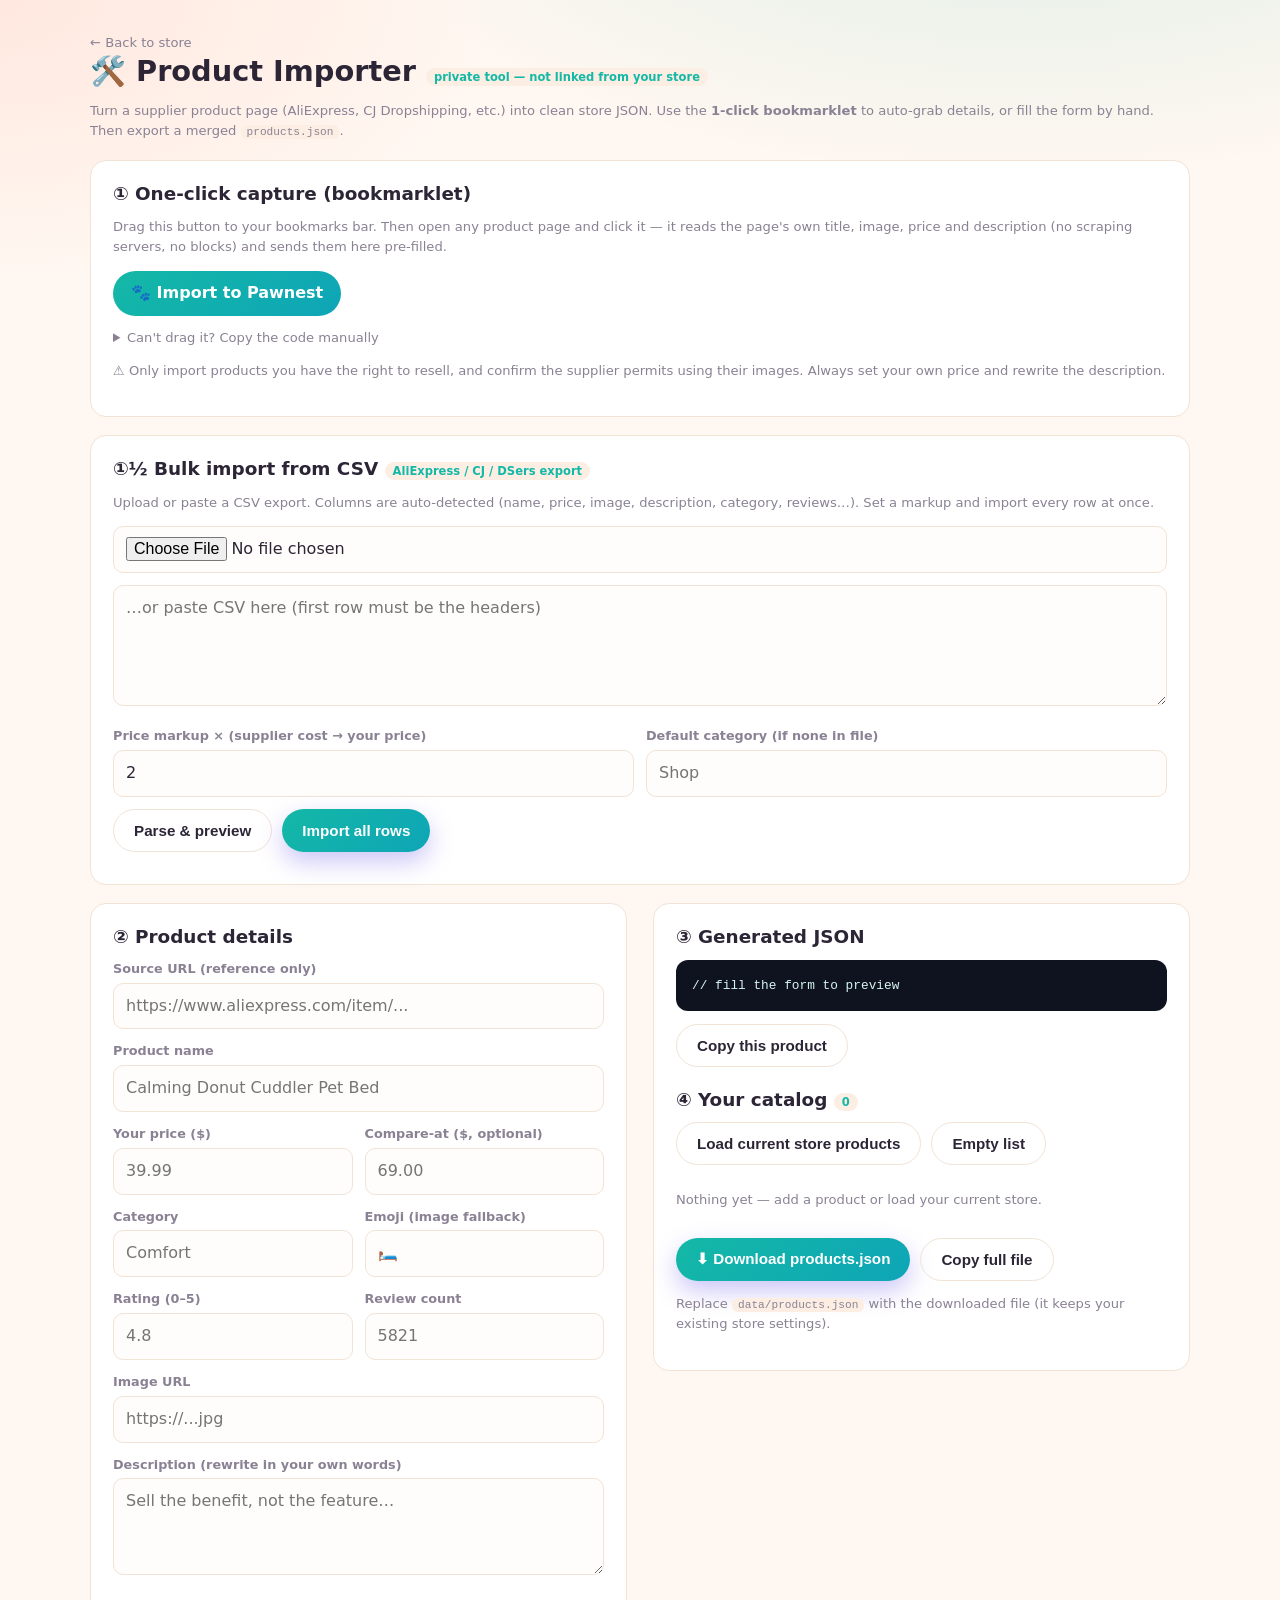
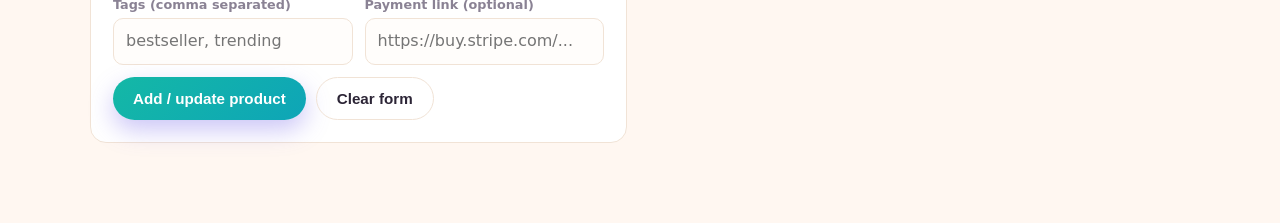
<file: admin/import.html>
<!DOCTYPE html>
<html lang="en">
<head>
  <meta charset="UTF-8" />
  <meta name="viewport" content="width=device-width, initial-scale=1.0" />
  <title>Product Importer — Pawnest (private)</title>
  <meta name="robots" content="noindex, nofollow" />
  <link rel="icon" href="data:image/svg+xml,<svg xmlns='http://www.w3.org/2000/svg' viewBox='0 0 100 100'><text y='.9em' font-size='90'>🐾</text></svg>" />
  <link rel="stylesheet" href="../assets/css/styles.css" />
  <style>
    .admin { width: min(1100px, 94vw); margin: 30px auto 80px; }
    .admin h1 { font-size: 1.8rem; }
    .admin .grid2 { display: grid; grid-template-columns: 1fr 1fr; gap: 26px; align-items: start; }
    .panel { background: var(--card); border: 1px solid var(--line); border-radius: 16px; padding: 22px; }
    .panel h2 { font-size: 1.15rem; margin-bottom: 12px; }
    .row { display: grid; grid-template-columns: 1fr 1fr; gap: 12px; }
    .admin label { font-size: .8rem; font-weight: 700; color: var(--muted); display: block; margin-bottom: 4px; }
    .admin input, .admin textarea, .admin select {
      width: 100%; padding: 10px 12px; border-radius: 10px; border: 1px solid var(--line);
      background: var(--bg-soft); color: var(--text); font: inherit; outline: none; margin-bottom: 12px;
    }
    .admin input:focus, .admin textarea:focus, .admin select:focus { border-color: var(--brand); }
    .actions { display: flex; gap: 10px; flex-wrap: wrap; }
    pre { background: #0f1320; color: #d6f5ef; padding: 16px; border-radius: 12px; overflow: auto; max-height: 280px; font-size: .8rem; }
    .added { display: flex; flex-direction: column; gap: 8px; margin-top: 12px; }
    .added__item { display: flex; justify-content: space-between; align-items: center; gap: 10px; background: var(--bg-soft); border: 1px solid var(--line); border-radius: 10px; padding: 8px 12px; font-size: .9rem; }
    .bm { display: inline-block; background: linear-gradient(135deg, var(--brand), var(--brand-2)); color: #fff; padding: 10px 18px; border-radius: 999px; font-weight: 700; text-decoration: none; }
    .hint { font-size: .82rem; color: var(--muted); }
    .tag { font-size: .72rem; background: var(--card-2); padding: 2px 8px; border-radius: 999px; color: var(--brand); }
    code.inline { background: var(--card-2); padding: 1px 6px; border-radius: 6px; font-size: .85em; }
    @media (max-width: 860px){ .admin .grid2 { grid-template-columns: 1fr; } }
  </style>
</head>
<body>
  <div class="admin">
    <a href="../index.html" class="hint">← Back to store</a>
    <h1>🛠️ Product Importer <span class="tag">private tool — not linked from your store</span></h1>
    <p class="hint">Turn a supplier product page (AliExpress, CJ Dropshipping, etc.) into clean store JSON. Use the <strong>1-click bookmarklet</strong> to auto-grab details, or fill the form by hand. Then export a merged <code class="inline">products.json</code>.</p>

    <div class="panel" style="margin:18px 0">
      <h2>① One-click capture (bookmarklet)</h2>
      <p class="hint">Drag this button to your bookmarks bar. Then open any product page and click it — it reads the page's own title, image, price and description (no scraping servers, no blocks) and sends them here pre-filled.</p>
      <p style="margin:12px 0"><a class="bm" id="bookmarklet" href="#">🐾 Import to Pawnest</a></p>
      <details><summary class="hint" style="cursor:pointer">Can't drag it? Copy the code manually</summary>
        <textarea id="bmCode" rows="4" readonly style="margin-top:10px"></textarea>
      </details>
      <p class="hint">⚠️ Only import products you have the right to resell, and confirm the supplier permits using their images. Always set your own price and rewrite the description.</p>
    </div>

    <div class="panel" style="margin:18px 0">
      <h2>①½ Bulk import from CSV <span class="tag">AliExpress / CJ / DSers export</span></h2>
      <p class="hint">Upload or paste a CSV export. Columns are auto-detected (name, price, image, description, category, reviews…). Set a markup and import every row at once.</p>
      <input type="file" id="csvFile" accept=".csv,text/csv" />
      <textarea id="csvText" rows="4" placeholder="…or paste CSV here (first row must be the headers)"></textarea>
      <div class="row">
        <div><label>Price markup × (supplier cost → your price)</label><input id="csvMarkup" type="number" step="0.1" value="2" /></div>
        <div><label>Default category (if none in file)</label><input id="csvCat" placeholder="Shop" /></div>
      </div>
      <div class="actions">
        <button class="btn btn--ghost" id="csvPreview">Parse &amp; preview</button>
        <button class="btn btn--primary" id="csvImport">Import all rows</button>
      </div>
      <div id="csvReport" class="hint" style="margin-top:10px"></div>
    </div>

    <div class="grid2">
      <!-- FORM -->
      <div class="panel">
        <h2>② Product details</h2>
        <label>Source URL (reference only)</label>
        <input id="f_url" placeholder="https://www.aliexpress.com/item/..." />
        <label>Product name</label>
        <input id="f_name" placeholder="Calming Donut Cuddler Pet Bed" />
        <div class="row">
          <div><label>Your price ($)</label><input id="f_price" type="number" step="0.01" placeholder="39.99" /></div>
          <div><label>Compare-at ($, optional)</label><input id="f_compare" type="number" step="0.01" placeholder="69.00" /></div>
        </div>
        <div class="row">
          <div><label>Category</label><input id="f_category" list="catlist" placeholder="Comfort" /><datalist id="catlist"></datalist></div>
          <div><label>Emoji (image fallback)</label><input id="f_emoji" placeholder="🛏️" maxlength="4" /></div>
        </div>
        <div class="row">
          <div><label>Rating (0–5)</label><input id="f_rating" type="number" step="0.1" max="5" placeholder="4.8" /></div>
          <div><label>Review count</label><input id="f_reviews" type="number" placeholder="5821" /></div>
        </div>
        <label>Image URL</label>
        <input id="f_image" placeholder="https://...jpg" />
        <label>Description (rewrite in your own words)</label>
        <textarea id="f_desc" rows="3" placeholder="Sell the benefit, not the feature…"></textarea>
        <div class="row">
          <div><label>Tags (comma separated)</label><input id="f_tags" placeholder="bestseller, trending" /></div>
          <div><label>Payment link (optional)</label><input id="f_checkout" placeholder="https://buy.stripe.com/..." /></div>
        </div>
        <div class="actions">
          <button class="btn btn--primary" id="addBtn">Add / update product</button>
          <button class="btn btn--ghost" id="clearForm">Clear form</button>
        </div>
      </div>

      <!-- OUTPUT -->
      <div class="panel">
        <h2>③ Generated JSON</h2>
        <pre id="preview">// fill the form to preview</pre>
        <div class="actions" style="margin-top:10px">
          <button class="btn btn--ghost" id="copyOne">Copy this product</button>
        </div>

        <h2 style="margin-top:22px">④ Your catalog <span class="tag" id="count">0</span></h2>
        <div class="actions">
          <button class="btn btn--ghost" id="loadExisting">Load current store products</button>
          <button class="btn btn--ghost" id="emptyAll">Empty list</button>
        </div>
        <div class="added" id="addedList"></div>
        <div class="actions" style="margin-top:14px">
          <button class="btn btn--primary" id="downloadBtn">⬇ Download products.json</button>
          <button class="btn btn--ghost" id="copyAll">Copy full file</button>
        </div>
        <p class="hint">Replace <code class="inline">data/products.json</code> with the downloaded file (it keeps your existing store settings).</p>
      </div>
    </div>
  </div>

  <div class="toast" id="toast" style="position:fixed"></div>

  <script>
    const $ = (s) => document.querySelector(s);
    const KEY = "pawnest_import_products";
    let products = JSON.parse(localStorage.getItem(KEY) || "[]");
    let storeBlock = null; // loaded from products.json on demand

    const slug = (s) => (s || "").toLowerCase().trim().replace(/[^a-z0-9]+/g, "-").replace(/^-+|-+$/g, "").slice(0, 40) || "product-" + Date.now();
    const num = (v) => (v === "" || v == null ? undefined : Number(v));

    function formToProduct() {
      const name = $("#f_name").value.trim();
      const p = {
        id: slug(name),
        name,
        category: $("#f_category").value.trim() || "Shop",
        price: num($("#f_price").value) ?? 0,
        compareAt: num($("#f_compare").value),
        rating: num($("#f_rating").value) ?? 4.6,
        reviews: num($("#f_reviews").value) ?? 0,
        image: $("#f_image").value.trim(),
        emoji: $("#f_emoji").value.trim() || "🐾",
        description: $("#f_desc").value.trim(),
        tags: $("#f_tags").value.split(",").map((t) => t.trim()).filter(Boolean),
        checkoutUrl: $("#f_checkout").value.trim(),
      };
      if (p.compareAt === undefined) delete p.compareAt;
      return p;
    }

    function renderPreview() {
      const p = formToProduct();
      $("#preview").textContent = $("#f_name").value.trim() ? JSON.stringify(p, null, 2) : "// fill the form to preview";
    }
    document.querySelectorAll(".admin input, .admin textarea").forEach((el) => el.addEventListener("input", renderPreview));

    function renderList() {
      $("#count").textContent = products.length;
      $("#addedList").innerHTML = products
        .map((p, i) => `<div class="added__item"><span>${p.emoji || "🐾"} <strong>${p.name || p.id}</strong> — $${Number(p.price).toFixed(2)} <span class="tag">${p.category}</span></span><button class="remove" data-i="${i}">✕</button></div>`)
        .join("") || '<p class="hint">Nothing yet — add a product or load your current store.</p>';
      // refresh category suggestions
      const cats = [...new Set(products.map((p) => p.category).filter(Boolean))];
      $("#catlist").innerHTML = cats.map((c) => `<option value="${c}">`).join("");
    }
    function save() { localStorage.setItem(KEY, JSON.stringify(products)); renderList(); }

    $("#addBtn").addEventListener("click", () => {
      const p = formToProduct();
      if (!p.name) return toast("Add a product name first");
      const idx = products.findIndex((x) => x.id === p.id);
      if (idx >= 0) { products[idx] = p; toast("Updated " + p.name); }
      else { products.push(p); toast("Added " + p.name); }
      save();
    });
    $("#clearForm").addEventListener("click", () => {
      document.querySelectorAll(".admin input, .admin textarea").forEach((el) => (el.value = ""));
      renderPreview();
    });
    $("#addedList").addEventListener("click", (e) => {
      const b = e.target.closest("[data-i]");
      if (!b) return;
      products.splice(+b.dataset.i, 1);
      save();
    });
    $("#emptyAll").addEventListener("click", () => { if (confirm("Clear the working list? (your store file is untouched)")) { products = []; save(); } });

    $("#copyOne").addEventListener("click", () => { navigator.clipboard.writeText($("#preview").textContent); toast("Product JSON copied"); });

    async function ensureStore() {
      if (storeBlock) return storeBlock;
      try { const r = await fetch("../data/products.json"); const d = await r.json(); storeBlock = d.store || {}; return storeBlock; }
      catch { storeBlock = {}; return storeBlock; }
    }
    $("#loadExisting").addEventListener("click", async () => {
      try {
        const r = await fetch("../data/products.json");
        const d = await r.json();
        storeBlock = d.store || {};
        const existing = d.products || [];
        const ids = new Set(products.map((p) => p.id));
        existing.forEach((p) => { if (!ids.has(p.id)) products.push(p); });
        save();
        toast(`Loaded ${existing.length} products`);
      } catch { toast("Run a local server to load (see README)"); }
    });

    async function fullFile() {
      const store = await ensureStore();
      return JSON.stringify({ store, products }, null, 2) + "\n";
    }
    $("#downloadBtn").addEventListener("click", async () => {
      const blob = new Blob([await fullFile()], { type: "application/json" });
      const a = document.createElement("a");
      a.href = URL.createObjectURL(blob);
      a.download = "products.json";
      a.click();
      toast("Downloaded products.json");
    });
    $("#copyAll").addEventListener("click", async () => { navigator.clipboard.writeText(await fullFile()); toast("Full file copied"); });

    // ---- Prefill from bookmarklet (?prefill=<json>) ----
    function prefill(d) {
      if (d.url) $("#f_url").value = d.url;
      if (d.name) $("#f_name").value = d.name;
      if (d.image) $("#f_image").value = d.image;
      if (d.desc) $("#f_desc").value = d.desc;
      if (d.price != null && d.price !== "") {
        const sup = Number(String(d.price).replace(/[^0-9.]/g, ""));
        if (!isNaN(sup) && sup > 0) {
          $("#f_price").value = (sup * 2).toFixed(2);          // suggested 2x markup
          $("#f_compare").value = (sup * 2 * 1.6).toFixed(2);  // suggested "was" price
        }
      }
      renderPreview();
      toast("Imported from page — set your price & rewrite the copy");
    }
    (function () {
      const params = new URLSearchParams(location.search);
      const raw = params.get("prefill");
      if (raw) { try { prefill(JSON.parse(decodeURIComponent(raw))); } catch (e) {} }
    })();

    // ---- Build the bookmarklet pointing at THIS page ----
    const importUrl = location.origin + location.pathname;
    const bm =
      "javascript:(function(){function m(p){var e=document.querySelector('meta[property=\"'+p+'\"]')||document.querySelector('meta[name=\"'+p+'\"]');return e?e.content:'';}" +
      "var d={url:location.href,name:m('og:title')||document.title,image:m('og:image'),desc:m('og:description'),price:''};" +
      "try{document.querySelectorAll('script[type=\"application/ld+json\"]').forEach(function(s){var j=JSON.parse(s.textContent);(Array.isArray(j)?j:[j]).forEach(function(o){if(o&&o.offers){d.price=o.offers.price||o.offers.lowPrice||d.price;}if(o&&o.image&&!d.image){d.image=Array.isArray(o.image)?o.image[0]:o.image;}if(o&&o.name&&!d.name){d.name=o.name;}});});}catch(e){}" +
      "window.open('" + importUrl + "?prefill='+encodeURIComponent(JSON.stringify(d)),'_blank');})();";
    $("#bookmarklet").setAttribute("href", bm);
    $("#bmCode").value = bm;

    // ---- Bulk CSV import (AliExpress / CJ / DSers exports) ----
    function parseCSV(text) {
      const rows = []; let row = [], cur = "", q = false;
      for (let i = 0; i < text.length; i++) {
        const c = text[i], n = text[i + 1];
        if (q) {
          if (c === '"' && n === '"') { cur += '"'; i++; }
          else if (c === '"') q = false;
          else cur += c;
        } else {
          if (c === '"') q = true;
          else if (c === ",") { row.push(cur); cur = ""; }
          else if (c === "\r") { /* skip */ }
          else if (c === "\n") { row.push(cur); rows.push(row); row = []; cur = ""; }
          else cur += c;
        }
      }
      if (cur !== "" || row.length) { row.push(cur); rows.push(row); }
      return rows.filter((r) => r.some((c) => c.trim() !== ""));
    }
    const norm = (h) => (h || "").toLowerCase().replace(/[^a-z0-9]/g, "");
    function detectMap(headers) {
      const H = headers.map(norm);
      const find = (cands) => {
        let i = H.findIndex((h) => cands.includes(h));
        if (i >= 0) return i;
        return H.findIndex((h) => cands.some((c) => h.includes(c)));
      };
      return {
        name: find(["name", "title", "producttitle", "productname", "itemname"]),
        compareAt: find(["compareat", "originalprice", "listprice", "msrp", "marketprice", "oldprice", "regularprice"]),
        price: find(["price", "saleprice", "cost", "sellingprice", "productprice", "unitprice"]),
        image: find(["image", "images", "imageurl", "mainimage", "imagesrc", "picture", "mainimageurl", "imageurls"]),
        description: find(["description", "desc", "productdescription", "summary", "detail"]),
        category: find(["category", "type", "producttype", "categoryname"]),
        rating: find(["rating", "stars", "averagerating"]),
        reviews: find(["reviews", "reviewcount", "orders", "numreviews", "sales", "ordercount"]),
      };
    }
    const cellNum = (v) => { const s = String(v || "").replace(/[^0-9.]/g, ""); if (s === "") return undefined; const n = Number(s); return isNaN(n) ? undefined : n; };
    const firstImage = (v) => String(v || "").split(/[;|\n]/)[0].trim();

    function csvToProducts(text) {
      const rows = parseCSV(text);
      if (rows.length < 2) return { products: [], map: {}, headers: [] };
      const headers = rows[0];
      const map = detectMap(headers);
      const markup = Number($("#csvMarkup").value) || 1;
      const defCat = $("#csvCat").value.trim() || "Shop";
      const get = (r, key) => (map[key] >= 0 ? r[map[key]] : "");
      const out = rows.slice(1).map((r) => {
        const name = (get(r, "name") || "").trim();
        if (!name) return null;
        const supplier = cellNum(get(r, "price"));
        const price = supplier != null ? +(supplier * markup).toFixed(2) : 0;
        const mappedCompare = cellNum(get(r, "compareAt"));
        const compareAt = mappedCompare != null && mappedCompare > price ? mappedCompare : +(price * 1.6).toFixed(2);
        return {
          id: slug(name),
          name,
          category: (get(r, "category") || "").trim() || defCat,
          price,
          compareAt,
          rating: cellNum(get(r, "rating")) ?? 4.6,
          reviews: Math.round(cellNum(get(r, "reviews")) ?? 0),
          image: firstImage(get(r, "image")),
          emoji: "🐾",
          description: (get(r, "description") || "").trim(),
          tags: [],
          checkoutUrl: "",
        };
      }).filter(Boolean);
      return { products: out, map, headers };
    }

    function readCsvSource() {
      return new Promise((resolve) => {
        const f = $("#csvFile").files[0];
        if (f) { const fr = new FileReader(); fr.onload = () => resolve(fr.result); fr.readAsText(f); }
        else resolve($("#csvText").value);
      });
    }
    function mappingSummary(map, headers) {
      const labels = { name: "Name", price: "Price", compareAt: "Compare-at", image: "Image", description: "Description", category: "Category", rating: "Rating", reviews: "Reviews" };
      return Object.keys(labels).map((k) => `${labels[k]}: ${map[k] >= 0 ? "<strong>" + (headers[map[k]] || "?") + "</strong>" : "<em>not found</em>"}`).join(" · ");
    }
    $("#csvPreview").addEventListener("click", async () => {
      const text = await readCsvSource();
      if (!text.trim()) return toast("Add a CSV file or paste CSV first");
      const { products: parsed, map, headers } = csvToProducts(text);
      if (!parsed.length) { $("#csvReport").innerHTML = "No rows detected. Make sure the first line is the column headers."; return; }
      const sample = parsed.slice(0, 3).map((p) => `• ${p.name} — $${p.price.toFixed(2)} (was $${p.compareAt.toFixed(2)})`).join("<br>");
      $("#csvReport").innerHTML = `Detected <strong>${parsed.length}</strong> products.<br>Column mapping → ${mappingSummary(map, headers)}<br><br>Preview:<br>${sample}`;
    });
    $("#csvImport").addEventListener("click", async () => {
      const text = await readCsvSource();
      if (!text.trim()) return toast("Add a CSV file or paste CSV first");
      const { products: parsed } = csvToProducts(text);
      if (!parsed.length) return toast("No rows detected");
      let added = 0, updated = 0;
      parsed.forEach((p) => {
        const idx = products.findIndex((x) => x.id === p.id);
        if (idx >= 0) { products[idx] = p; updated++; } else { products.push(p); added++; }
      });
      save();
      toast(`Imported ${added} new, ${updated} updated`);
      $("#csvReport").innerHTML = `✓ Imported <strong>${added}</strong> new and updated <strong>${updated}</strong>. Review the list, then export.`;
    });

    // toast
    let tt;
    function toast(msg) { const t = $("#toast"); t.textContent = msg; t.classList.add("show"); clearTimeout(tt); tt = setTimeout(() => t.classList.remove("show"), 2000); }

    renderList(); renderPreview();
  </script>
</body>
</html>
</file>
<file: assets/css/styles.css>
/* ===== Design tokens ===== */
:root {
  --bg: #fff7f1;
  --bg-soft: #fffdfb;
  --card: #ffffff;
  --card-2: #fdeee3;
  --text: #2c2536;
  --muted: #8a8294;
  --line: #f1e3d6;
  --brand: #14b8a6;
  --brand-2: #0ea5b7;
  --accent: #ff7a59;
  --good: #2ecc71;
  --radius: 16px;
  --radius-sm: 10px;
  --shadow: 0 18px 50px rgba(180, 120, 90, 0.18);
  --container: 1160px;
}

* { box-sizing: border-box; }
html { scroll-behavior: smooth; }
body {
  margin: 0;
  font-family: "Inter", system-ui, -apple-system, "Segoe UI", Roboto, Helvetica, Arial, sans-serif;
  background: radial-gradient(1200px 600px at 80% -10%, rgba(20, 184, 166, 0.16), transparent 60%), radial-gradient(900px 500px at 0% 0%, rgba(255, 122, 89, 0.12), transparent 55%), var(--bg);
  color: var(--text);
  line-height: 1.55;
}
a { color: inherit; text-decoration: none; }
h1, h2, h3 { line-height: 1.15; margin: 0; }
img { display: block; max-width: 100%; }
.container { width: min(var(--container), 92vw); margin-inline: auto; }
.muted { color: var(--muted); }
.small { font-size: 0.82rem; }
.center { text-align: center; }

/* ===== Buttons ===== */
.btn {
  display: inline-flex; align-items: center; justify-content: center; gap: 8px;
  border: 0; cursor: pointer; font-weight: 650; font-size: 0.95rem;
  padding: 12px 20px; border-radius: 999px; transition: transform .12s ease, filter .12s ease, opacity .12s;
  color: #fff;
}
.btn:active { transform: translateY(1px); }
.btn--primary { background: linear-gradient(135deg, var(--brand), var(--brand-2)); box-shadow: 0 10px 24px rgba(108, 92, 231, .35); }
.btn--primary:hover { filter: brightness(1.07); }
.btn--ghost { background: transparent; border: 1px solid var(--line); color: var(--text); }
.btn--ghost:hover { background: var(--card); }
.btn--full { width: 100%; }
.btn:disabled { opacity: .5; cursor: not-allowed; }

/* ===== Announcement ===== */
.announce {
  background: linear-gradient(90deg, var(--brand), var(--brand-2));
  color: #fff; text-align: center; font-size: .85rem; font-weight: 600;
  padding: 8px 12px; letter-spacing: .2px;
}

/* ===== Header ===== */
.header {
  position: sticky; top: 0; z-index: 40;
  background: rgba(255, 247, 241, 0.85); backdrop-filter: blur(12px);
  border-bottom: 1px solid var(--line);
}
.header__inner { display: flex; align-items: center; gap: 18px; padding: 14px 0; }
.brand { display: flex; align-items: center; gap: 10px; font-weight: 800; font-size: 1.15rem; }
.brand__mark { font-size: 1.3rem; }
.search { flex: 1; max-width: 460px; }
.search input {
  width: 100%; padding: 11px 16px; border-radius: 999px; border: 1px solid var(--line);
  background: var(--card); color: var(--text); font-size: .95rem; outline: none;
}
.search input:focus { border-color: var(--brand); }
.nav { display: flex; align-items: center; gap: 18px; margin-left: auto; }
.nav a { color: var(--muted); font-weight: 600; font-size: .92rem; }
.nav a:hover { color: var(--text); }
.cart-btn {
  position: relative; background: var(--card); border: 1px solid var(--line); color: var(--text);
  width: 44px; height: 44px; border-radius: 12px; cursor: pointer; font-size: 1.1rem;
}
.cart-btn:hover { border-color: var(--brand); }
.cart-count {
  position: absolute; top: -7px; right: -7px; background: var(--accent); color: #fff;
  font-size: .72rem; font-weight: 800; min-width: 20px; height: 20px; border-radius: 999px;
  display: grid; place-items: center; padding: 0 5px;
}

/* ===== Hero ===== */
.hero { padding: 56px 0 30px; }
.hero__inner { display: grid; grid-template-columns: 1.05fr .95fr; gap: 40px; align-items: center; }
.eyebrow { text-transform: uppercase; letter-spacing: 2px; font-size: .75rem; font-weight: 800; color: var(--brand-2); margin: 0 0 12px; }
.hero__title { font-size: clamp(2rem, 4.5vw, 3.3rem); font-weight: 850; letter-spacing: -1px; }
.hero__sub { color: var(--muted); font-size: 1.08rem; margin: 16px 0 26px; max-width: 520px; }
.hero__cta { display: flex; gap: 12px; flex-wrap: wrap; }
.trust { display: flex; gap: 20px; flex-wrap: wrap; margin-top: 26px; color: var(--muted); font-size: .88rem; font-weight: 600; }
.hero__art { position: relative; min-height: 320px; display: grid; place-items: center; }
.blob {
  width: 340px; height: 340px; border-radius: 46% 54% 60% 40% / 49% 41% 59% 51%;
  background: conic-gradient(from 120deg, var(--brand), var(--brand-2), var(--accent), var(--brand));
  filter: blur(8px); opacity: .55; animation: spin 18s linear infinite;
}
@keyframes spin { to { transform: rotate(360deg); } }
.hero__cards { position: absolute; inset: 0; }
.float-card {
  position: absolute; background: var(--card); border: 1px solid var(--line); color: var(--text);
  padding: 12px 16px; border-radius: 14px; font-weight: 700; font-size: .9rem; box-shadow: var(--shadow);
  animation: bob 4s ease-in-out infinite;
}
.f1 { top: 12%; left: 4%; }
.f2 { top: 44%; right: 0%; animation-delay: .8s; }
.f3 { bottom: 8%; left: 16%; animation-delay: 1.6s; }
@keyframes bob { 0%,100% { transform: translateY(0); } 50% { transform: translateY(-10px); } }

/* ===== Filters ===== */
.filters { display: flex; gap: 10px; flex-wrap: wrap; margin: 10px 0 24px; }
.chip {
  padding: 9px 16px; border-radius: 999px; border: 1px solid var(--line); background: var(--card);
  color: var(--muted); font-weight: 650; font-size: .88rem; cursor: pointer; transition: .12s;
}
.chip:hover { color: var(--text); }
.chip.active { background: linear-gradient(135deg, var(--brand), var(--brand-2)); color: #fff; border-color: transparent; }

/* ===== Catalog ===== */
.section-head { display: flex; align-items: baseline; justify-content: space-between; margin-bottom: 18px; }
.section-head h2 { font-size: 1.5rem; }
.grid { display: grid; grid-template-columns: repeat(4, 1fr); gap: 22px; padding-bottom: 20px; }
.loading { grid-column: 1/-1; text-align: center; color: var(--muted); padding: 60px 0; }

.card {
  background: var(--card); border: 1px solid var(--line); border-radius: var(--radius);
  overflow: hidden; display: flex; flex-direction: column; transition: transform .15s ease, border-color .15s;
}
.card:hover { transform: translateY(-4px); border-color: var(--brand); }
.card__media { position: relative; aspect-ratio: 1/1; overflow: hidden; cursor: pointer; background: var(--card-2); }
.card__media img { width: 100%; height: 100%; object-fit: cover; transition: transform .4s; }
.card:hover .card__media img { transform: scale(1.06); }
.badge {
  position: absolute; top: 10px; left: 10px; background: var(--accent); color: #fff;
  font-size: .7rem; font-weight: 800; padding: 4px 9px; border-radius: 999px; text-transform: uppercase; letter-spacing: .5px;
}
.badge--save { left: auto; right: 10px; background: var(--good); }
.card__body { padding: 14px 14px 16px; display: flex; flex-direction: column; gap: 8px; flex: 1; }
.card__cat { font-size: .72rem; text-transform: uppercase; letter-spacing: 1px; color: var(--brand-2); font-weight: 800; }
.card__name { font-size: .98rem; font-weight: 700; cursor: pointer; }
.card__name:hover { color: var(--brand-2); }
.stars { font-size: .8rem; color: #ffc94a; }
.stars span { color: var(--muted); margin-left: 4px; }
.price-row { display: flex; align-items: baseline; gap: 8px; margin-top: auto; }
.price { font-size: 1.2rem; font-weight: 850; }
.compare { color: var(--muted); text-decoration: line-through; font-size: .9rem; }
.card .btn { margin-top: 4px; }

/* ===== How it works ===== */
.how { padding: 50px 0; }
.how h2 { font-size: 1.6rem; margin-bottom: 22px; }
.how__grid { display: grid; grid-template-columns: repeat(3, 1fr); gap: 18px; }
.how__step { background: var(--card); border: 1px solid var(--line); border-radius: var(--radius); padding: 24px; }
.how__num {
  display: grid; place-items: center; width: 38px; height: 38px; border-radius: 12px;
  background: linear-gradient(135deg, var(--brand), var(--brand-2)); color: #fff; font-weight: 800; margin-bottom: 14px;
}
.how__step h3 { font-size: 1.05rem; margin-bottom: 6px; }
.how__step p { color: var(--muted); margin: 0; font-size: .92rem; }

/* ===== Footer ===== */
.footer { border-top: 1px solid var(--line); margin-top: 40px; padding: 36px 0; }
.footer__inner { display: flex; flex-wrap: wrap; gap: 24px; justify-content: space-between; align-items: flex-start; }
.footer__links { display: flex; gap: 18px; }
.footer__links a { color: var(--muted); font-weight: 600; }
.footer__links a:hover { color: var(--text); }

/* ===== Cart drawer ===== */
.drawer-overlay, .modal-overlay {
  position: fixed; inset: 0; background: rgba(0,0,0,.55); backdrop-filter: blur(2px);
  opacity: 0; pointer-events: none; transition: opacity .2s; z-index: 50;
}
.drawer-overlay.open, .modal-overlay.open { opacity: 1; pointer-events: auto; }
.drawer {
  position: fixed; top: 0; right: 0; height: 100%; width: min(420px, 100vw);
  background: var(--bg-soft); border-left: 1px solid var(--line); z-index: 60;
  transform: translateX(100%); transition: transform .25s ease; display: flex; flex-direction: column;
}
.drawer.open { transform: translateX(0); }
.drawer__head { display: flex; align-items: center; justify-content: space-between; padding: 18px 20px; border-bottom: 1px solid var(--line); }
.drawer__head h3 { font-size: 1.15rem; }
.icon-btn { background: transparent; border: 0; color: var(--muted); font-size: 1.1rem; cursor: pointer; }
.icon-btn:hover { color: var(--text); }
.drawer__body { flex: 1; overflow-y: auto; padding: 14px 20px; display: flex; flex-direction: column; gap: 14px; }
.empty-cart { text-align: center; color: var(--muted); padding: 50px 10px; }
.cart-item { display: grid; grid-template-columns: 64px 1fr auto; gap: 12px; align-items: center; }
.cart-item img { width: 64px; height: 64px; border-radius: 10px; object-fit: cover; }
.cart-item__name { font-weight: 650; font-size: .9rem; }
.cart-item__price { color: var(--muted); font-size: .85rem; }
.qty { display: inline-flex; align-items: center; gap: 8px; margin-top: 6px; }
.qty button { width: 26px; height: 26px; border-radius: 8px; border: 1px solid var(--line); background: var(--card); color: var(--text); cursor: pointer; font-weight: 800; }
.qty span { min-width: 18px; text-align: center; font-weight: 700; }
.remove { background: none; border: 0; color: var(--muted); cursor: pointer; font-size: .8rem; }
.remove:hover { color: var(--accent); }
.drawer__foot { border-top: 1px solid var(--line); padding: 18px 20px; display: flex; flex-direction: column; gap: 12px; }
.ship-note { font-size: .85rem; color: var(--brand-2); font-weight: 600; }
.ship-note .bar { height: 6px; background: var(--card); border-radius: 999px; margin-top: 6px; overflow: hidden; }
.ship-note .bar i { display: block; height: 100%; background: linear-gradient(90deg, var(--brand), var(--brand-2)); }
.subtotal { display: flex; justify-content: space-between; font-size: 1.05rem; }
.subtotal strong { font-size: 1.25rem; }

/* ===== Modal ===== */
.modal {
  position: fixed; top: 50%; left: 50%; transform: translate(-50%, -48%) scale(.96);
  width: min(820px, 92vw); max-height: 88vh; overflow-y: auto; background: var(--bg-soft);
  border: 1px solid var(--line); border-radius: 20px; z-index: 60; opacity: 0; pointer-events: none;
  transition: opacity .2s, transform .2s;
}
.modal.open { opacity: 1; pointer-events: auto; transform: translate(-50%, -50%) scale(1); }
.modal__grid { display: grid; grid-template-columns: 1fr 1fr; }
.modal__media { aspect-ratio: 1/1; background: var(--card-2); }
.modal__media img { width: 100%; height: 100%; object-fit: cover; }
.modal__body { padding: 26px; position: relative; }
.modal__close { position: absolute; top: 14px; right: 16px; }
.modal__body h2 { font-size: 1.4rem; margin: 8px 0; }
.modal__desc { color: var(--muted); margin: 14px 0; font-size: .95rem; }
.modal .price-row { margin: 16px 0; }

/* ===== Toast ===== */
.toast {
  position: fixed; bottom: 24px; left: 50%; transform: translateX(-50%) translateY(20px);
  background: var(--card); border: 1px solid var(--line); color: var(--text); padding: 12px 20px;
  border-radius: 12px; box-shadow: var(--shadow); font-weight: 650; opacity: 0; pointer-events: none;
  transition: .25s; z-index: 80;
}
.toast.show { opacity: 1; transform: translateX(-50%) translateY(0); }

/* ===== Image fallback placeholder ===== */
.img-fallback {
  width: 100%; height: 100%; display: grid; place-items: center; gap: 6px;
  background: linear-gradient(135deg, var(--card-2), #fff);
  color: var(--brand); text-align: center; padding: 10px;
}
.img-fallback .emoji { font-size: 2.6rem; }
.img-fallback .lbl { font-size: .78rem; font-weight: 700; color: var(--muted); }

/* ===== Checkout form ===== */
.checkout { padding: 26px; }
.checkout h2 { font-size: 1.4rem; margin-bottom: 4px; }
.checkout__summary { background: var(--card-2); border-radius: 14px; padding: 14px 16px; margin: 16px 0; }
.checkout__line { display: flex; justify-content: space-between; font-size: .9rem; padding: 4px 0; }
.checkout__line.total { border-top: 1px dashed var(--line); margin-top: 8px; padding-top: 10px; font-weight: 800; font-size: 1.05rem; }
.field { display: flex; flex-direction: column; gap: 5px; margin-bottom: 12px; }
.field label { font-size: .82rem; font-weight: 700; color: var(--muted); }
.field input, .field textarea {
  padding: 11px 13px; border-radius: 10px; border: 1px solid var(--line);
  background: var(--bg-soft); color: var(--text); font: inherit; outline: none;
}
.field input:focus, .field textarea:focus { border-color: var(--brand); }
.field--row { display: grid; grid-template-columns: 1fr 1fr; gap: 12px; }
.pay-note { font-size: .8rem; color: var(--muted); margin-top: 10px; text-align: center; }
.modal__close { position: absolute; top: 14px; right: 16px; z-index: 2; }

/* ===== Content pages (about / policies) ===== */
.page { padding: 50px 0 20px; }
.page h1 { font-size: clamp(1.8rem, 4vw, 2.6rem); letter-spacing: -.5px; }
.page .lead { color: var(--muted); font-size: 1.1rem; margin: 14px 0 30px; max-width: 680px; }
.prose { max-width: 760px; }
.prose h2 { font-size: 1.3rem; margin: 30px 0 10px; }
.prose p, .prose li { color: var(--text); opacity: .9; }
.prose ul { padding-left: 20px; }
.prose li { margin: 6px 0; }
.faq { border: 1px solid var(--line); border-radius: 14px; padding: 18px 20px; margin: 14px 0; background: var(--card); }
.faq h3 { font-size: 1.02rem; margin-bottom: 6px; }
.faq p { margin: 0; color: var(--muted); }

/* ===== Benefits bar ===== */
.benefits { display: grid; grid-template-columns: repeat(4, 1fr); gap: 14px; margin: 8px 0 26px; }
.benefit { display: flex; align-items: center; gap: 12px; background: var(--card); border: 1px solid var(--line); border-radius: 14px; padding: 14px 16px; }
.benefit__ic { font-size: 1.5rem; }
.benefit strong { display: block; font-size: .92rem; }
.benefit span span, .benefit > div > span { color: var(--muted); font-size: .82rem; }

/* ===== Reviews ===== */
.reviews { padding: 30px 0 10px; }
.reviews__grid { display: grid; grid-template-columns: repeat(3, 1fr); gap: 18px; }
.review { margin: 0; background: var(--card); border: 1px solid var(--line); border-radius: var(--radius); padding: 20px; }
.review .stars { color: #ffc94a; font-size: .95rem; margin-bottom: 10px; }
.review blockquote { margin: 0 0 12px; font-size: .95rem; line-height: 1.5; }
.review figcaption { color: var(--muted); font-size: .82rem; }

/* ===== FAQ accordion ===== */
.faq-section { padding: 40px 0 10px; }
.faq-section h2 { font-size: 1.6rem; margin-bottom: 16px; }
details.faq { background: var(--card); border: 1px solid var(--line); border-radius: 12px; padding: 0; margin: 10px 0; overflow: hidden; }
details.faq summary { cursor: pointer; padding: 16px 18px; font-weight: 700; list-style: none; display: flex; justify-content: space-between; align-items: center; }
details.faq summary::-webkit-details-marker { display: none; }
details.faq summary::after { content: "+"; color: var(--brand); font-size: 1.3rem; font-weight: 700; }
details.faq[open] summary::after { content: "−"; }
details.faq p { margin: 0; padding: 0 18px 16px; color: var(--muted); }

/* ===== Newsletter ===== */
.newsletter {
  display: flex; flex-wrap: wrap; align-items: center; justify-content: space-between; gap: 18px;
  background: linear-gradient(135deg, rgba(20,184,166,.12), rgba(255,122,89,.12));
  border: 1px solid var(--line); border-radius: 20px; padding: 28px 30px; margin: 36px 0 10px;
}
.newsletter h2 { font-size: 1.5rem; }
.newsletter__form { display: flex; gap: 10px; flex: 1; min-width: 280px; max-width: 460px; }
.newsletter__form input { flex: 1; padding: 12px 16px; border-radius: 999px; border: 1px solid var(--line); background: var(--card); color: var(--text); font: inherit; outline: none; }
.newsletter__form input:focus { border-color: var(--brand); }

/* ===== Coupon (checkout) ===== */
.coupon { display: flex; gap: 8px; margin: 4px 0 6px; }
.coupon input { flex: 1; padding: 11px 13px; border-radius: 10px; border: 1px solid var(--line); background: var(--bg-soft); color: var(--text); font: inherit; outline: none; text-transform: uppercase; }
.coupon input:focus { border-color: var(--brand); }
.coupon .btn { padding-inline: 18px; }
.coupon-msg { font-size: .82rem; color: var(--muted); margin: 0 0 14px; }
.coupon-msg.err { color: var(--accent); }
.checkout__line.discount { color: var(--good); font-weight: 600; }

/* ===== Social-proof ticker ===== */
.proof {
  position: fixed; bottom: 18px; left: 18px; max-width: 320px; z-index: 70;
  background: var(--card); border: 1px solid var(--line); border-radius: 12px;
  padding: 12px 16px; font-size: .82rem; box-shadow: var(--shadow);
  opacity: 0; transform: translateY(12px); pointer-events: none; transition: .35s;
}
.proof.show { opacity: 1; transform: translateY(0); }

/* ===== Promo popup ===== */
.promo-overlay { position: fixed; inset: 0; background: rgba(0,0,0,.5); opacity: 0; pointer-events: none; transition: .25s; z-index: 90; }
.promo-overlay.open { opacity: 1; pointer-events: auto; }
.promo {
  position: fixed; top: 50%; left: 50%; transform: translate(-50%, -46%) scale(.96);
  width: min(420px, 92vw); background: var(--bg-soft); border: 1px solid var(--line);
  border-radius: 20px; padding: 30px 28px; text-align: center; z-index: 95;
  opacity: 0; pointer-events: none; transition: opacity .25s, transform .25s; box-shadow: var(--shadow);
}
.promo.open { opacity: 1; pointer-events: auto; transform: translate(-50%, -50%) scale(1); }
.promo__close { position: absolute; top: 12px; right: 14px; }
.promo__emoji { font-size: 2.6rem; }
.promo h3 { font-size: 1.35rem; margin: 6px 0 8px; }
.promo form { display: flex; flex-direction: column; gap: 10px; margin-top: 16px; }
.promo input { padding: 12px 14px; border-radius: 10px; border: 1px solid var(--line); background: var(--card); color: var(--text); font: inherit; outline: none; }
.promo input:focus { border-color: var(--brand); }

/* ===== Order tracking ===== */
.track-form { max-width: 580px; }
.track-result { background: var(--card); border: 1px solid var(--line); border-radius: 14px; padding: 18px 20px; margin-top: 18px; }
.track-result .actions { margin-top: 8px; }

/* ===== Responsive ===== */
@media (max-width: 980px) {
  .grid { grid-template-columns: repeat(2, 1fr); }
  .hero__inner { grid-template-columns: 1fr; }
  .hero__art { display: none; }
  .how__grid { grid-template-columns: 1fr; }
  .modal__grid { grid-template-columns: 1fr; }
  .modal__media { aspect-ratio: 16/10; }
  .benefits { grid-template-columns: repeat(2, 1fr); }
  .reviews__grid { grid-template-columns: 1fr; }
  .newsletter { flex-direction: column; align-items: flex-start; }
}
@media (max-width: 620px) {
  .search { display: none; }
  .grid { grid-template-columns: repeat(2, 1fr); gap: 14px; }
  .nav a { display: none; }
  .card__name { font-size: .9rem; }
  .benefits { grid-template-columns: 1fr; }
  .newsletter__form { flex-direction: column; max-width: none; }
  .proof { left: 10px; right: 10px; max-width: none; }
}
</file>
